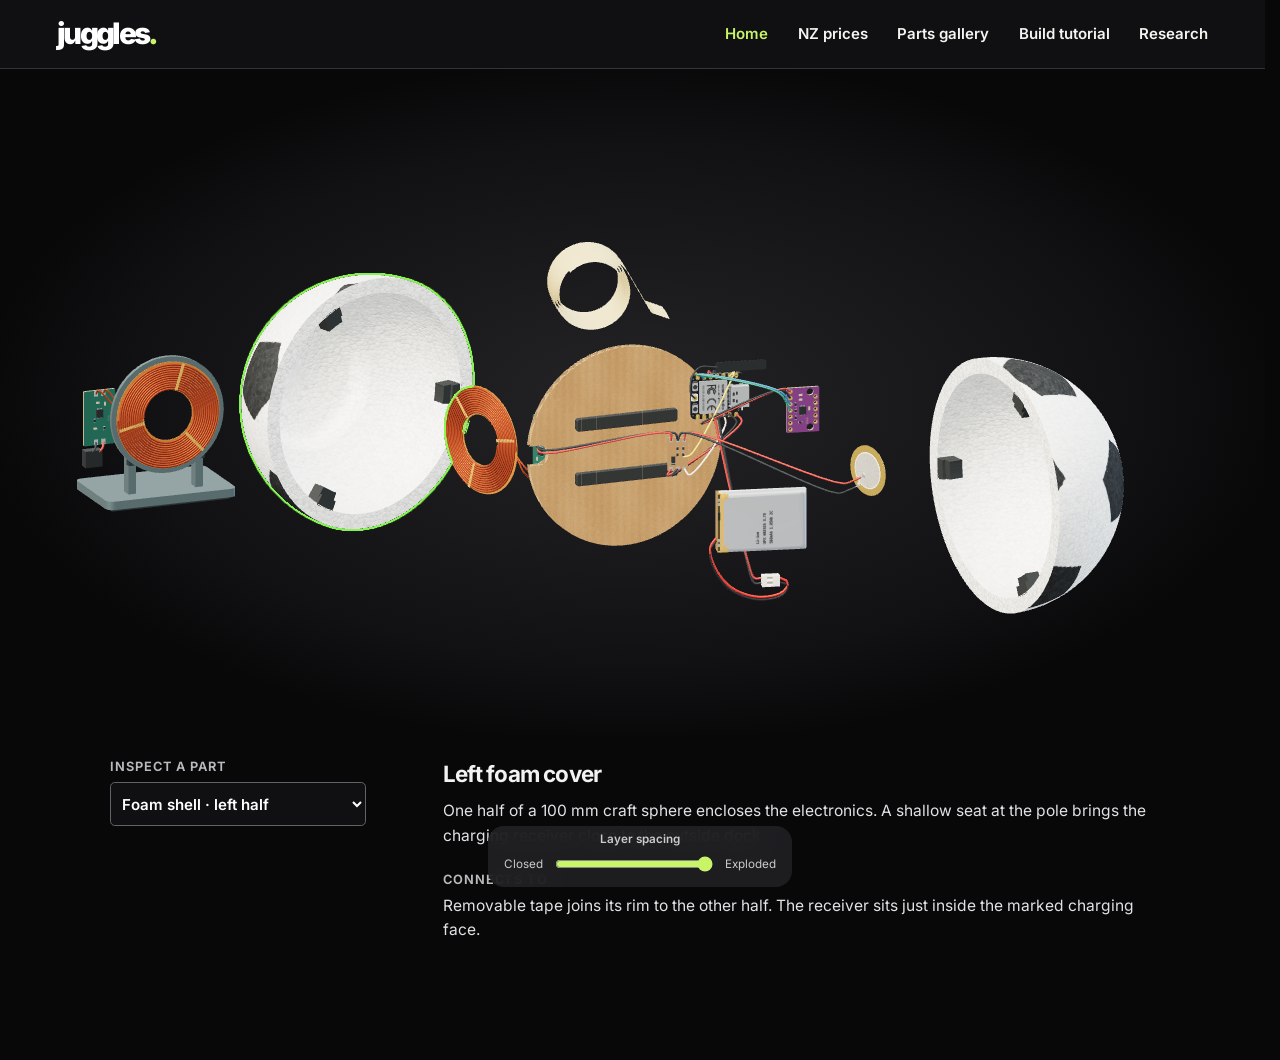
<file: index.html>
<!doctype html>
<html lang="en">
<head>
  <meta charset="utf-8">
  <meta name="viewport" content="width=device-width,initial-scale=1">
  <title>Juggles — Interactive football prototype</title>
  <meta name="description" content="Explore the shell, sensors and charging system of the Juggles smart football in 3D.">
  <link rel="stylesheet" href="./header.css">
  <script defer src="./header.js"></script>
  <link rel="stylesheet" href="./gallery/assembly.css">
  <link rel="stylesheet" href="./home.css">
  <script type="importmap">{"imports":{"three":"./gallery/vendor/three.module.min.js"}}</script>
  <script type="module" src="./gallery/assembly-view.js"></script>
</head>
<body>
  <header class="project-header">
    <div class="header-inner">
      <a class="wordmark" href="./" aria-label="Juggles home">juggles<b>.</b></a>
      <button class="nav-toggle" type="button" aria-expanded="false" aria-controls="project-nav" aria-label="Open navigation" hidden>
        <span aria-hidden="true"></span>
      </button>
      <nav id="project-nav" aria-label="Project navigation">
        <a href="./" aria-current="page">Home</a>
        <a href="./parts/">NZ prices</a>
        <a href="./gallery/">Parts gallery</a>
        <a href="./tutorial/">Build tutorial</a>
        <a href="./research/">Research</a>
      </nav>
    </div>
  </header>
  <main class="home-hero" aria-label="Interactive Juggles football">
        <div class="assembly-viewport" id="assembly-stage">
          <span class="assembly-loading" role="status">Loading model…</span>
        </div>
        <aside class="assembly-inspector" aria-label="Part information">
          <label for="assembly-part">Inspect a part</label>
          <select id="assembly-part" aria-controls="assembly-description">
            <option value="shell-left">Foam shell · left half</option>
            <option value="shell-right">Foam shell · right half</option>
            <option value="seam">Removable tape seam</option>
            <option value="carrier">Card carrier &amp; EVA pads</option>
            <option value="controller">Bluetooth controller</option>
            <option value="motion">Motion sensor</option>
            <option value="piezo">Piezo contact disc</option>
            <option value="battery">Rechargeable cell</option>
            <option value="receiver">Wireless receiver</option>
            <option value="dock">External charging dock</option>
            <option value="harness">Wiring harness</option>
          </select>
          <div id="assembly-description">
            <h3 id="assembly-name">Polystyrene hemisphere</h3>
            <p id="assembly-purpose">Half of a hollowed craft sphere forms a removable cover for inspecting the electronics after a hand tap.</p>
            <h4>Connects to</h4><p id="assembly-connection">The two halves meet at the equator. Removable tape holds the seam closed around the card carrier.</p>
          </div>
        </aside>
      <div class="assembly-controls">
        <div class="assembly-slider"><label for="assembly-spread">Layer spacing</label><div><span>Closed</span><input type="range" id="assembly-spread" min="0" max="100" value="100" disabled><span>Exploded</span></div></div>
      </div>
  </main>
</body>
</html>
</file>
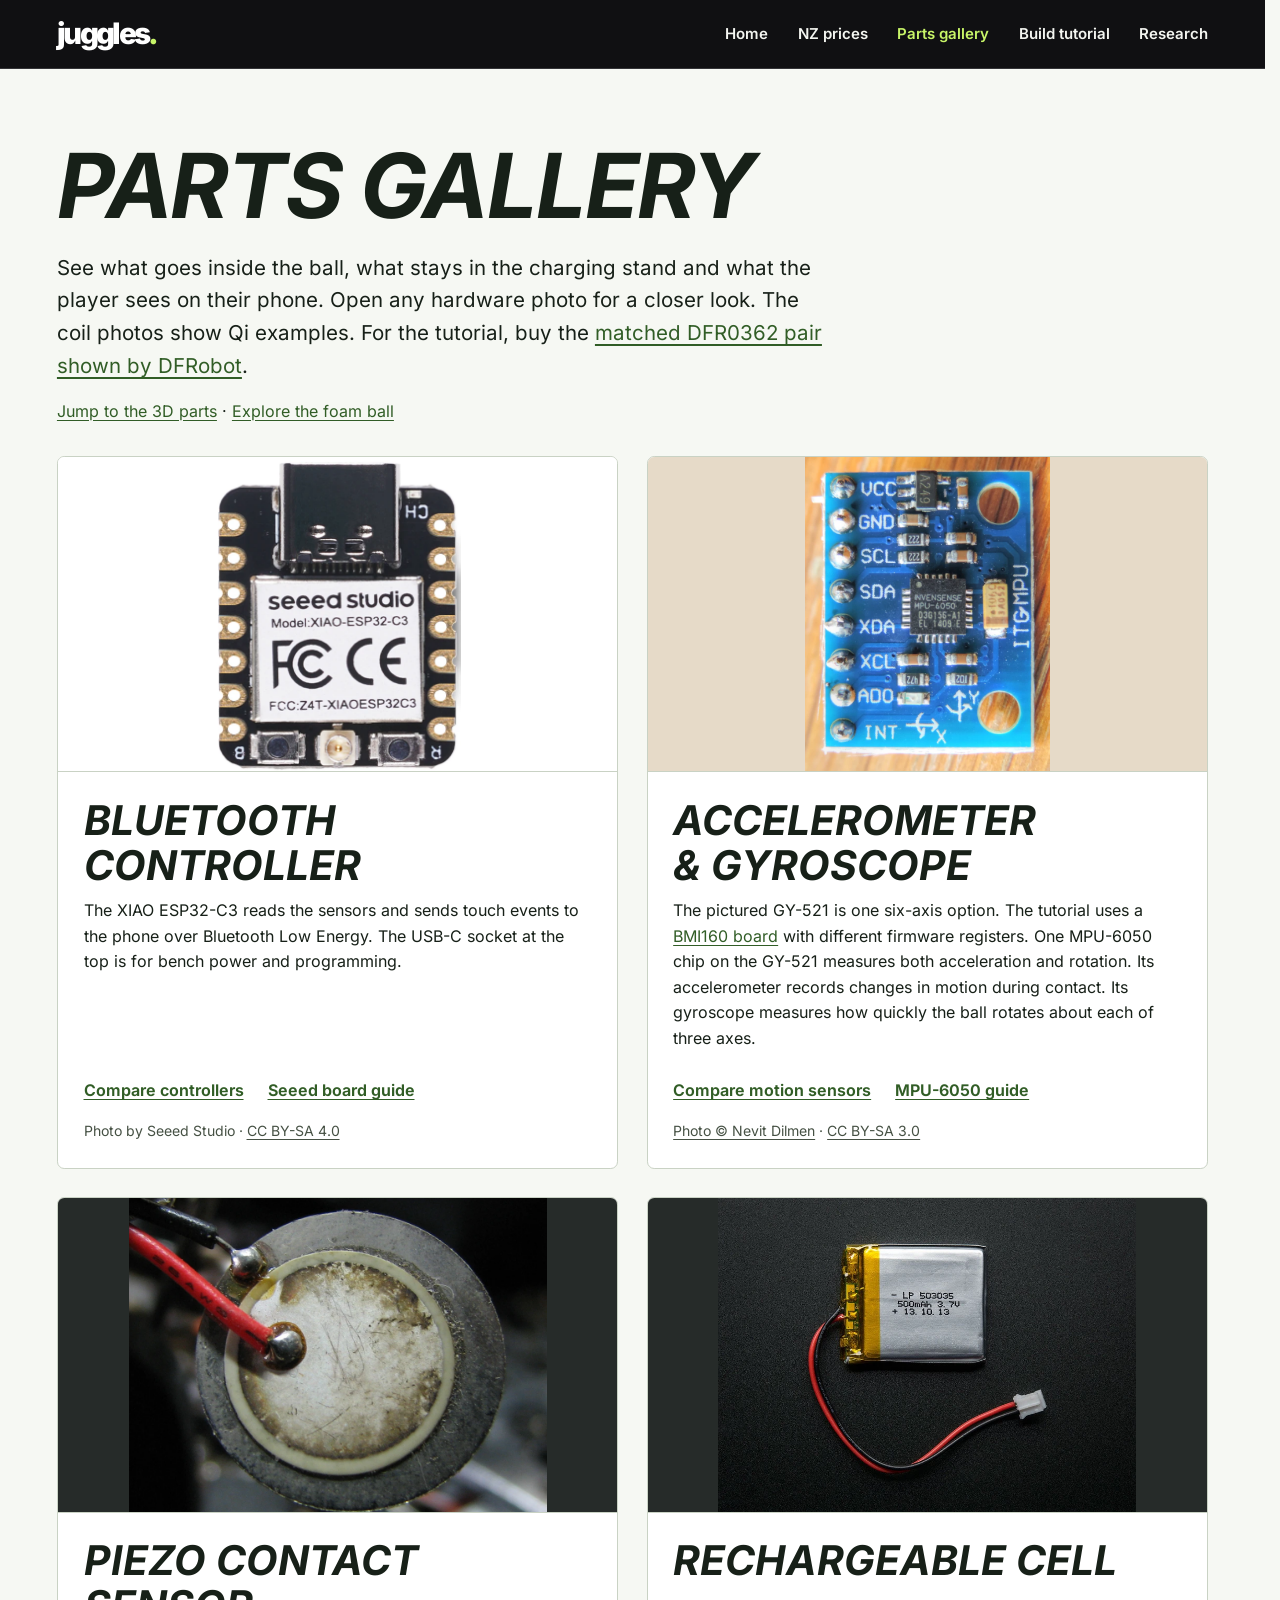
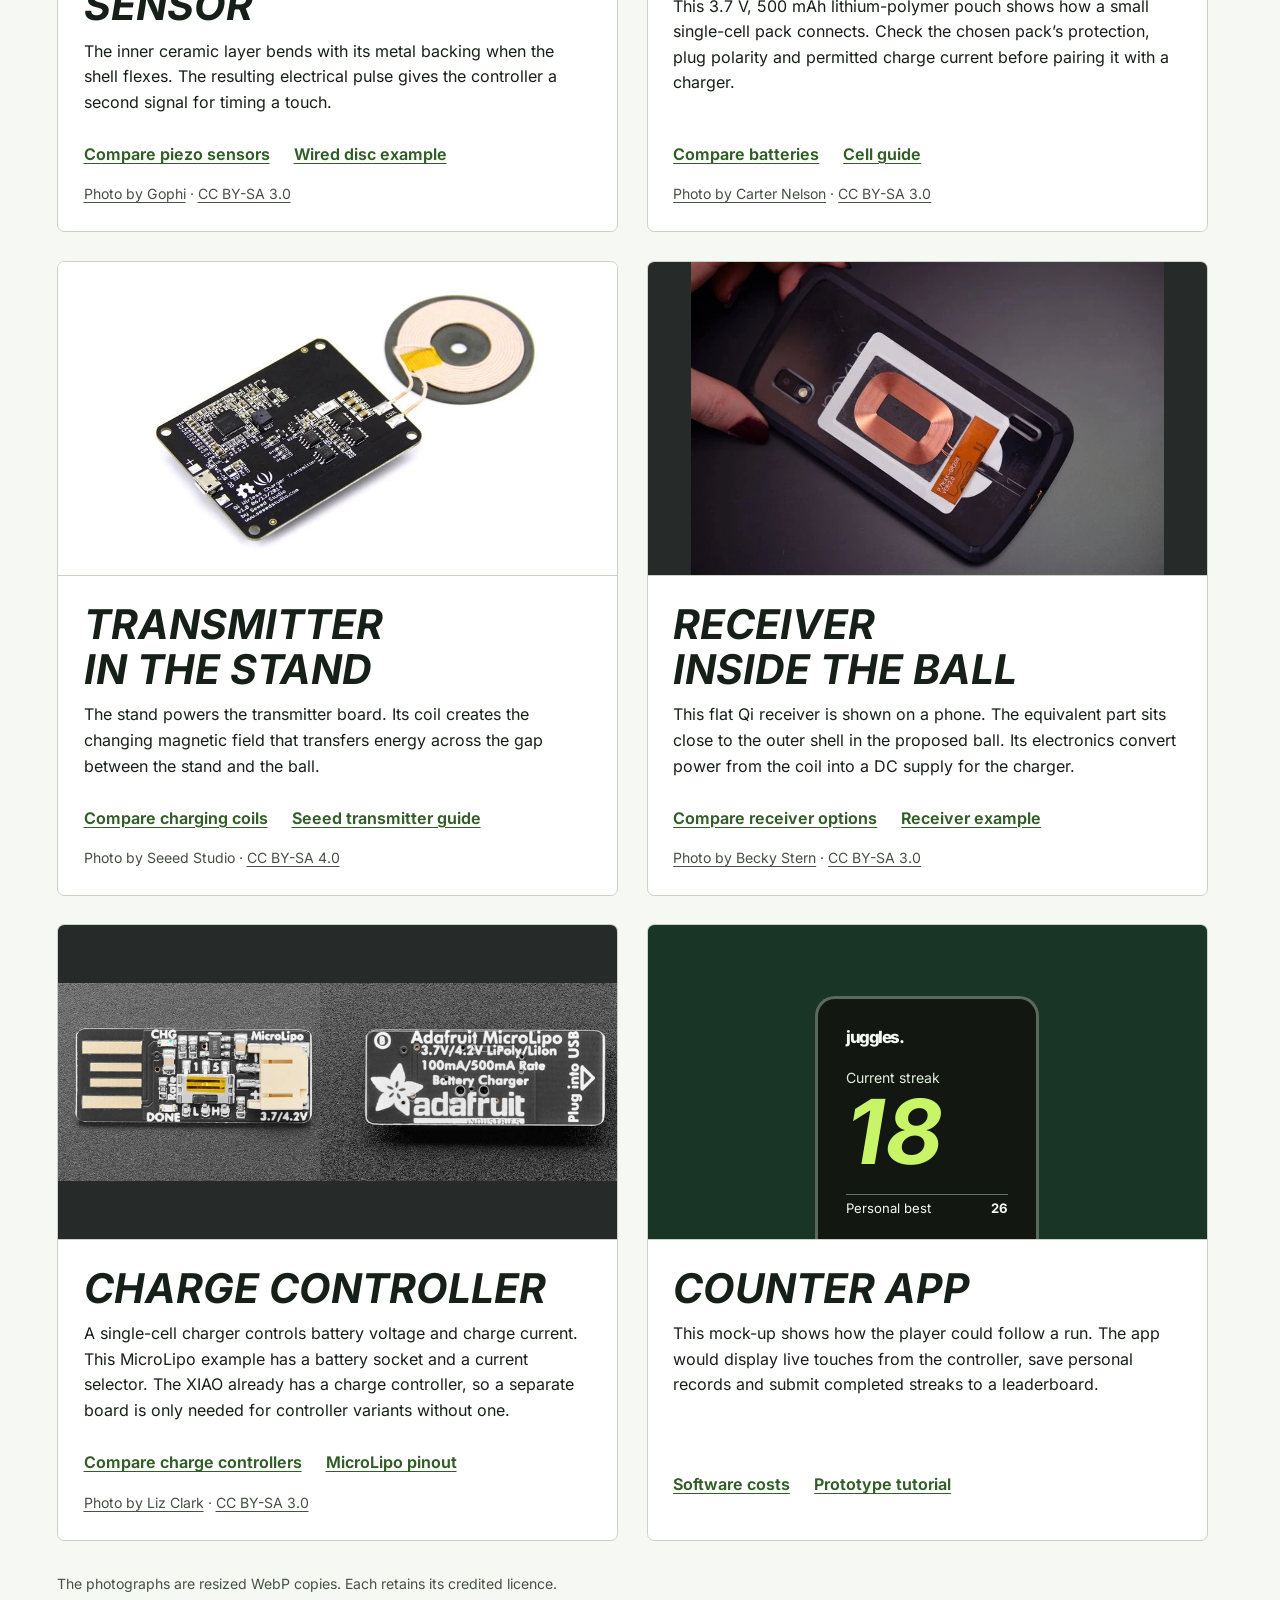
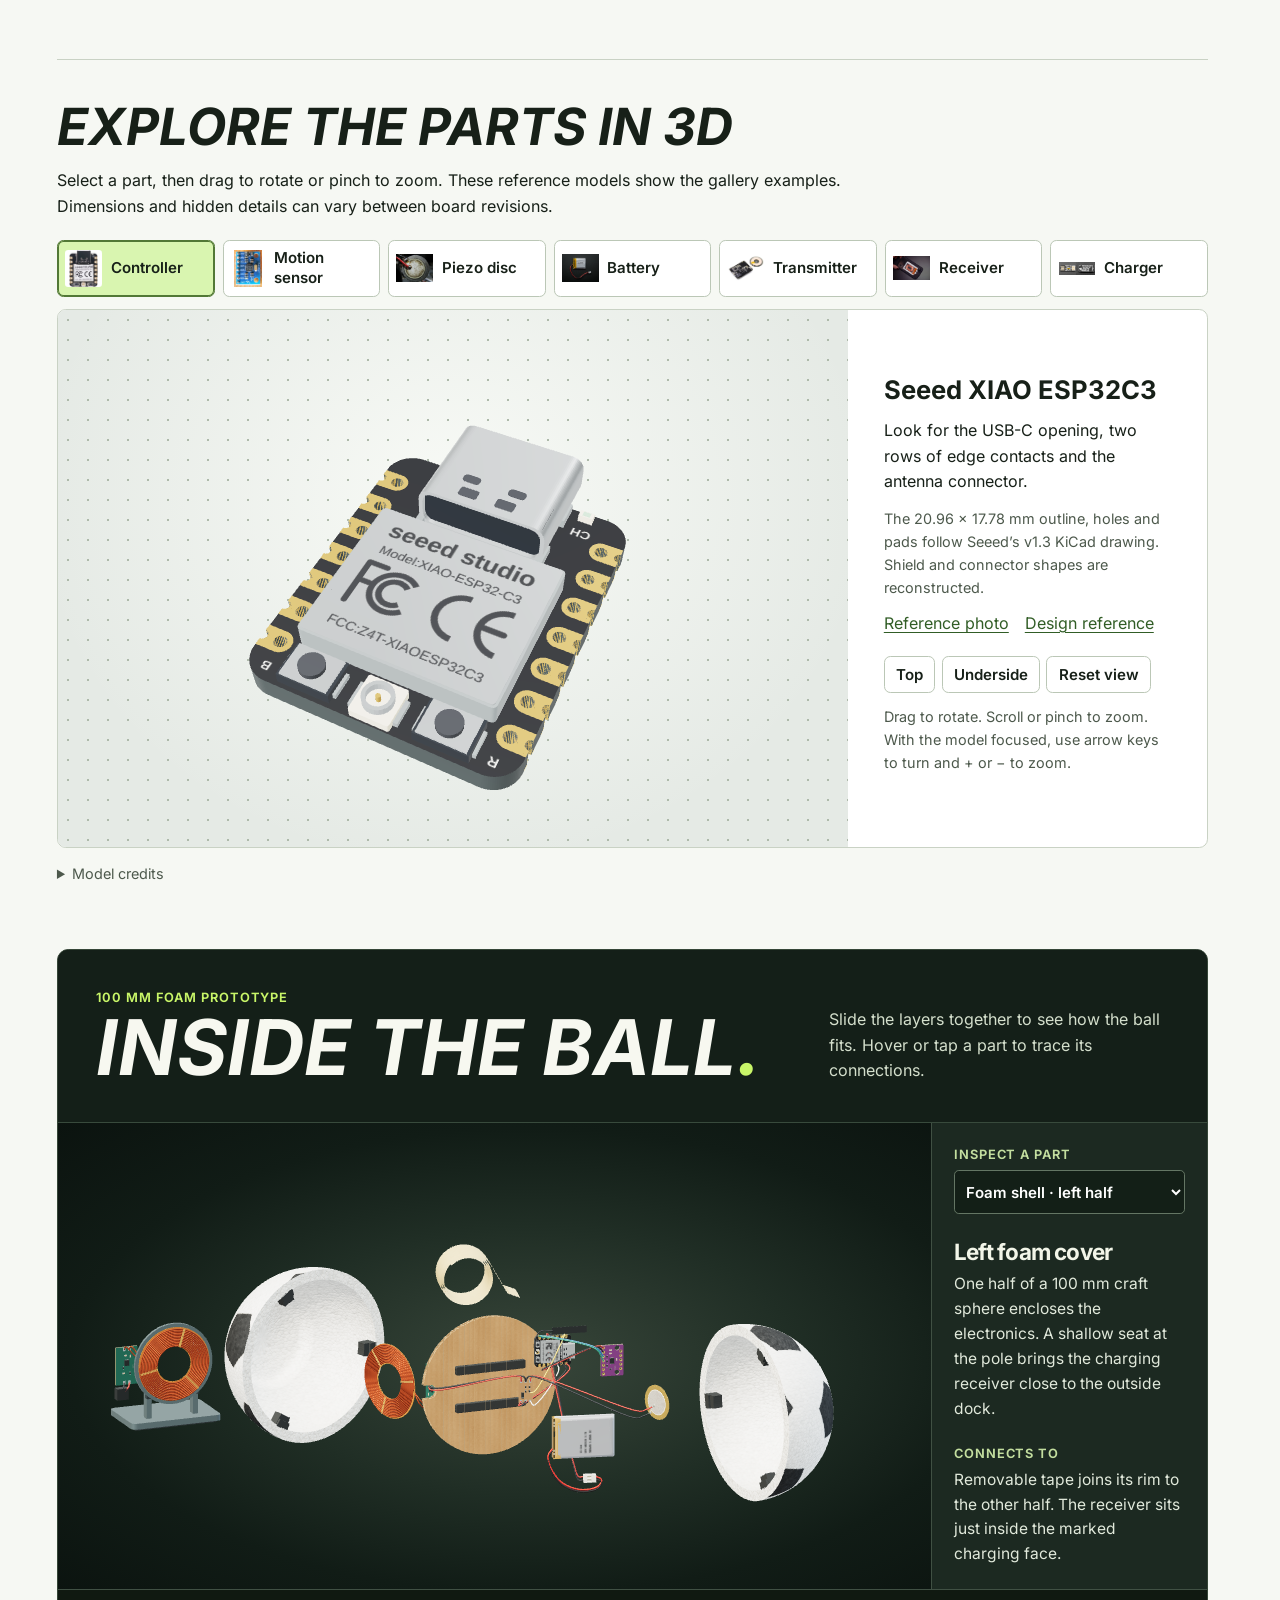
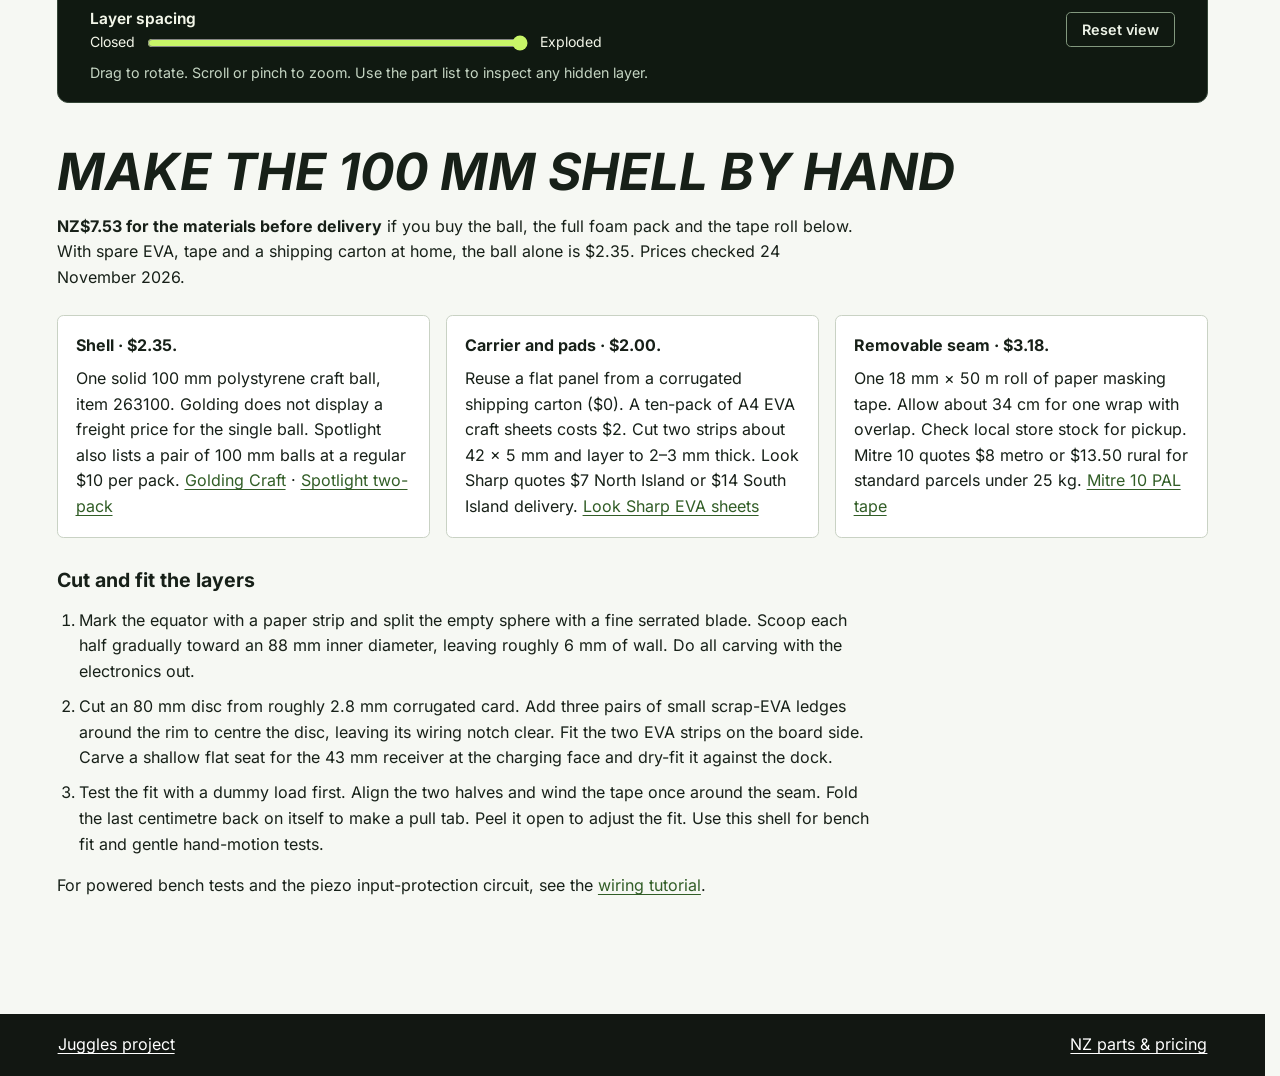
<file: gallery/index.html>
<!doctype html>
<html lang="en-NZ">
<head>
  <meta charset="utf-8">
  <meta name="viewport" content="width=device-width, initial-scale=1">
  <title>Parts gallery · Juggles</title>
  <meta name="description" content="See the boards, sensors, battery and charging coils for a Bluetooth football juggling counter.">
  <link rel="stylesheet" href="../project.css">
  <link rel="stylesheet" href="gallery.css">
<link rel="stylesheet" href="../header.css">
  <script defer src="../header.js"></script>
  <script type="importmap">{"imports":{"three":"./vendor/three.module.min.js"}}</script>
  <script type="module" src="viewer.js"></script>
  <link rel="stylesheet" href="assembly.css">
  <script type="module" src="assembly-view.js"></script>
</head>
<body>
  <a class="skip" href="#main">Skip to parts</a>
  <header class="project-header">
    <div class="header-inner">
      <a class="wordmark" href="../" aria-label="Juggles home">juggles<b>.</b></a>
      <button class="nav-toggle" type="button" aria-expanded="false" aria-controls="project-nav" aria-label="Open navigation" hidden>
        <span aria-hidden="true"></span>
      </button>
      <nav id="project-nav" aria-label="Project navigation">
        <a href="../">Home</a>
        <a href="../parts/">NZ prices</a>
        <a href="../gallery/" aria-current="page">Parts gallery</a>
        <a href="../tutorial/">Build tutorial</a>
        <a href="../research/">Research</a>
      </nav>
    </div>
  </header>
  <main id="main">
    <h1>Parts gallery</h1>
    <p class="lead">See what goes inside the ball, what stays in the charging stand and what the player sees on their phone. Open any hardware photo for a closer look. The coil photos show Qi examples. For the tutorial, buy the <a href="https://www.dfrobot.com/product-1284.html">matched DFR0362 pair shown by DFRobot</a>.</p>
    <a href="#models">Jump to the 3D parts</a> · <a href="#prototype">Explore the foam ball</a>
    <div class="cards gallery">
      <article id="controller">
        <a class="photo white" href="images/controller.webp" aria-label="Enlarge the XIAO ESP32-C3 photo"><img src="images/controller.webp" alt="Front of a Seeed XIAO ESP32-C3 with USB-C socket at the top and contact pads running down each side." width="500" height="636"></a>
        <div class="copy">
          <h2>Bluetooth controller</h2>
          <p>The XIAO ESP32-C3 reads the sensors and sends touch events to the phone over Bluetooth Low Energy. The USB-C socket at the top is for bench power and programming.</p>
          <p class="links"><a href="../parts/#controllers">Compare controllers</a> <a href="https://wiki.seeedstudio.com/XIAO_ESP32C3_Getting_Started/">Seeed board guide</a></p>
          <p class="credit">Photo by Seeed Studio · <a href="https://creativecommons.org/licenses/by-sa/4.0/">CC BY-SA 4.0</a></p>
        </div>
      </article>
      <article id="motion">
        <a class="photo wood" href="images/motion.webp" aria-label="Enlarge the GY-521 motion sensor photo"><img src="images/motion.webp" alt="Blue GY-521 sensor board with a black MPU-6050 chip in the centre and SDA and SCL contacts along the left edge." width="624" height="800"></a>
        <div class="copy">
          <h2>Accelerometer &amp; gyroscope</h2>
          <p>The pictured GY-521 is one six-axis option. The tutorial uses a <a href="https://epartners.co.nz/collections/accelerometers-gyroscopes-and-magnetometers/products/sp0307">BMI160 board</a> with different firmware registers. One MPU-6050 chip on the GY-521 measures both acceleration and rotation. Its accelerometer records changes in motion during contact. Its gyroscope measures how quickly the ball rotates about each of three axes.</p>
          <p class="links"><a href="../parts/#motion">Compare motion sensors</a> <a href="https://learn.adafruit.com/mpu6050-6-dof-accelerometer-and-gyro">MPU-6050 guide</a></p>
          <p class="credit"><a href="https://commons.wikimedia.org/wiki/File:GY-521_MPU-6050_Module_3_Axis_Gyroscope_%2B_Accelerometer_0487.jpg">Photo © Nevit Dilmen</a> · <a href="https://creativecommons.org/licenses/by-sa/3.0/">CC BY-SA 3.0</a></p>
        </div>
      </article>
      <article id="piezo">
        <a class="photo charcoal" href="images/piezo.webp" aria-label="Enlarge the wired piezo disc photo"><img src="images/piezo.webp" alt="Two wires soldered to a passive piezo disc, one on the central ceramic face and one on the outer metal ring." width="1000" height="750" loading="lazy"></a>
        <div class="copy">
          <h2>Piezo contact sensor</h2>
          <p>The inner ceramic layer bends with its metal backing when the shell flexes. The resulting electrical pulse gives the controller a second signal for timing a touch.</p>
          <p class="links"><a href="../parts/#piezo">Compare piezo sensors</a> <a href="https://surplustronics.co.nz/products/9335-piezo-disc-element-leads">Wired disc example</a></p>
          <p class="credit"><a href="https://commons.wikimedia.org/wiki/File:2007-07-24_Piezoelectric_buzzer.jpg">Photo by Gophi</a> · <a href="https://creativecommons.org/licenses/by-sa/3.0/">CC BY-SA 3.0</a></p>
        </div>
      </article>
      <article id="battery">
        <a class="photo charcoal" href="images/battery.webp" aria-label="Enlarge the rechargeable cell photo"><img src="images/battery.webp" alt="Silver 3.7 V, 500 mAh flat lithium polymer cell with two leads ending at a white two-pin plug." width="800" height="600" loading="lazy"></a>
        <div class="copy">
          <h2>Rechargeable cell</h2>
          <p>This 3.7 V, 500 mAh lithium-polymer pouch shows how a small single-cell pack connects. Check the chosen pack’s protection, plug polarity and permitted charge current before pairing it with a charger.</p>
          <p class="links"><a href="../parts/#battery">Compare batteries</a> <a href="https://learn.adafruit.com/adabox001/lithium-polymer-battery">Cell guide</a></p>
          <p class="credit"><a href="https://learn.adafruit.com/assets/42240">Photo by Carter Nelson</a> · <a href="https://creativecommons.org/licenses/by-sa/3.0/">CC BY-SA 3.0</a></p>
        </div>
      </article>
      <article id="transmitter">
        <a class="photo white" href="images/transmitter.webp" aria-label="Enlarge the wireless transmitter photo"><img src="images/transmitter.webp" alt="Seeed Qi transmitter board with its flat round coil connected by a short pair of wires." width="700" height="525" loading="lazy"></a>
        <div class="copy">
          <h2>Transmitter in the stand</h2>
          <p>The stand powers the transmitter board. Its coil creates the changing magnetic field that transfers energy across the gap between the stand and the ball.</p>
          <p class="links"><a href="../parts/#wireless">Compare charging coils</a> <a href="https://wiki.seeedstudio.com/Qi_Wireless_Charger_Transmitter/">Seeed transmitter guide</a></p>
          <p class="credit">Photo by Seeed Studio · <a href="https://creativecommons.org/licenses/by-sa/4.0/">CC BY-SA 4.0</a></p>
        </div>
      </article>
      <article id="receiver">
        <a class="photo charcoal" href="images/receiver.webp" aria-label="Enlarge the wireless receiver photo"><img src="images/receiver.webp" alt="Flat rectangular copper Qi receiver coil and its electronics laid against the back of a phone to demonstrate placement." width="800" height="530" loading="lazy"></a>
        <div class="copy">
          <h2>Receiver inside the ball</h2>
          <p>This flat Qi receiver is shown on a phone. The equivalent part sits close to the outer shell in the proposed ball. Its electronics convert power from the coil into a DC supply for the charger.</p>
          <p class="links"><a href="../parts/#wireless">Compare receiver options</a> <a href="https://learn.adafruit.com/qi-charging-phone-case-and-book">Receiver example</a></p>
          <p class="credit"><a href="https://learn.adafruit.com/assets/21393">Photo by Becky Stern</a> · <a href="https://creativecommons.org/licenses/by-sa/3.0/">CC BY-SA 3.0</a></p>
        </div>
      </article>
      <article id="charger">
        <a class="photo charcoal" href="images/charger.webp" aria-label="Enlarge the LiPo charge controller photo"><img src="images/charger.webp" alt="Front and back of an Adafruit MicroLipo board showing its charge-rate switch and two-pin battery socket." width="1000" height="354" loading="lazy"></a>
        <div class="copy">
          <h2>Charge controller</h2>
          <p>A single-cell charger controls battery voltage and charge current. This MicroLipo example has a battery socket and a current selector. The XIAO already has a charge controller, so a separate board is only needed for controller variants without one.</p>
          <p class="links"><a href="../parts/#charger">Compare charge controllers</a> <a href="https://learn.adafruit.com/adafruit-microlipo-and-minilipo-battery-chargers/microlipo-v2-pinout">MicroLipo pinout</a></p>
          <p class="credit"><a href="https://learn.adafruit.com/assets/116630">Photo by Liz Clark</a> · <a href="https://creativecommons.org/licenses/by-sa/3.0/">CC BY-SA 3.0</a></p>
        </div>
      </article>
      <article id="app">
        <div class="screen-example" aria-label="Illustrative counter screen with 18 touches this run and a personal best of 26">
          <div class="phone" aria-hidden="true"><div class="phone-brand">juggles.</div><div class="score-label">Current streak</div><div class="mock-score">18</div><div class="score-foot"><span>Personal best</span><strong>26</strong></div></div>
        </div>
        <div class="copy">
          <h2>Counter app</h2>
          <p>This mock-up shows how the player could follow a run. The app would display live touches from the controller, save personal records and submit completed streaks to a leaderboard.</p>
          <p class="links"><a href="../parts/#app">Software costs</a> <a href="../tutorial/">Prototype tutorial</a></p>
        </div>
      </article>
    </div>
    <p class="reuse">The photographs are resized WebP copies. Each retains its credited licence.</p>
    <section class="model-lab" id="models" aria-labelledby="models-title">
      <h2 id="models-title">Explore the parts in 3D</h2>
      <p>Select a part, then drag to rotate or pinch to zoom. These reference models show the gallery examples. Dimensions and hidden details can vary between board revisions.</p>
      <div class="model-picker" role="group" aria-label="Choose a 3D part">
          <button type="button" data-model="controller" data-title="Seeed XIAO ESP32C3" data-detail="Look for the USB-C opening, two rows of edge contacts and the antenna connector." aria-pressed="true"><img src="images/controller.webp" alt="" loading="lazy"><span>Controller</span></button>
          <button type="button" data-model="motion" data-title="GY-521 · MPU-6050" data-detail="The accelerometer and gyroscope share one chip. The tutorial uses a BMI160 breakout with a different board layout." aria-pressed="false"><img src="images/motion.webp" alt="" loading="lazy"><span>Motion sensor</span></button>
          <button type="button" data-model="piezo" data-title="Wired piezo disc" data-detail="Rotate the disc edge-on to see how the ceramic layer sits on the thin brass backing." aria-pressed="false"><img src="images/piezo.webp" alt="" loading="lazy"><span>Piezo disc</span></button>
          <button type="button" data-model="battery" data-title="500 mAh pouch cell" data-detail="Follow the leads from the foil pouch to the two-pin connector. Packaging varies by cell and supplier." aria-pressed="false"><img src="images/battery.webp" alt="" loading="lazy"><span>Battery</span></button>
          <button type="button" data-model="transmitter" data-title="Qi transmitter &amp; coil" data-detail="The transmitter stays in the dock. Inspect the winding and its connection to the driver board." aria-pressed="false"><img src="images/transmitter.webp" alt="" loading="lazy"><span>Transmitter</span></button>
          <button type="button" data-model="receiver" data-title="Qi receiver &amp; coil" data-detail="The flat receiver sits near the ball’s shell. The tutorial uses a matched DFRobot transmitter and receiver pair." aria-pressed="false"><img src="images/receiver.webp" alt="" loading="lazy"><span>Receiver</span></button>
          <button type="button" data-model="charger" data-title="Adafruit MicroLipo V2" data-detail="This separate charger is optional. The XIAO used in the tutorial already includes a single-cell charger." aria-pressed="false"><img src="images/charger.webp" alt="" loading="lazy"><span>Charger</span></button>
      </div>
      <div class="model-workbench">
        <div class="model-stage" id="model-stage">
          <img class="model-photo" id="model-photo" src="images/controller.webp" alt="Seeed XIAO ESP32C3 reference photo" loading="lazy">
        </div>
        <div class="model-caption">
          <div aria-live="polite"><h3 id="model-title">Seeed XIAO ESP32C3</h3><p id="model-detail">Look for the USB-C opening, two rows of edge contacts and the antenna connector.</p></div>
          <p id="model-accuracy"></p>
          <p class="model-links"><a id="model-reference" href="#controller">Reference photo</a><a id="model-source" href="https://wiki.seeedstudio.com/XIAO_ESP32C3_Getting_Started/">Design reference</a></p>
          <div class="model-tools" role="group" aria-label="Change model view" hidden>
            <button type="button" data-view="top">Top</button><button type="button" data-view="bottom">Underside</button><button type="button" data-view="reset">Reset view</button>
          </div>
          <p class="model-help" id="model-help" role="status">Loading 3D view…</p>
          <noscript><p>Enable JavaScript to rotate the models.</p></noscript>
        </div>
      </div>
      <details class="model-credits"><summary>Model credits</summary><p>Transmitter surface artwork adapted from Seeed Studio’s <a href="https://wiki.seeedstudio.com/Qi_Wireless_Charger_Transmitter/">Qi transmitter v1.0 board files</a> under <a href="https://creativecommons.org/licenses/by-sa/4.0/">CC BY-SA 4.0</a>. MicroLipo geometry and surface artwork adapted from <a href="https://github.com/adafruit/Adafruit_CAD_Parts/tree/main/1304%20MicroLipo%20Charger">Adafruit CAD Parts</a> under the MIT licence. The viewer uses Three.js r180.</p></details>
    </section>
    <section class="assembly" id="prototype" aria-labelledby="prototype-title">
      <header class="assembly-heading">
        <div><p class="assembly-kicker">100 mm foam prototype</p><h2 id="prototype-title">Inside the ball<span>.</span></h2></div>
        <p>Slide the layers together to see how the ball fits. Hover or tap a part to trace its connections.</p>
      </header>
      <div class="assembly-bench">
        <div class="assembly-viewport" id="assembly-stage">
          <img class="assembly-poster" src="images/foam-assembly.webp" alt="Exploded prototype showing two marked foam shell halves, the card carrier, sensors, battery and external charging dock." loading="lazy">
          <div class="assembly-marker" hidden aria-hidden="true"></div>
        </div>
        <aside class="assembly-inspector" aria-label="Part information">
          <label for="assembly-part">Inspect a part</label>
          <select id="assembly-part" aria-controls="assembly-description">
            <option value="shell-left">Foam shell · left half</option>
            <option value="shell-right">Foam shell · right half</option>
            <option value="seam">Removable tape seam</option>
            <option value="carrier">Card carrier &amp; EVA pads</option>
            <option value="controller">Bluetooth controller</option>
            <option value="motion">Motion sensor</option>
            <option value="piezo">Piezo contact disc</option>
            <option value="battery">Rechargeable cell</option>
            <option value="receiver">Wireless receiver</option>
            <option value="dock">External charging dock</option>
            <option value="harness">Wiring harness</option>
          </select>
          <div id="assembly-description">
            <h3 id="assembly-name">Polystyrene hemisphere</h3>
            <p id="assembly-purpose">Half of a hollowed craft sphere forms a removable cover for inspecting the electronics after a hand tap.</p>
            <h4>Connects to</h4><p id="assembly-connection">The two halves meet at the equator. Removable tape holds the seam closed around the card carrier.</p>
          </div>
        </aside>
      </div>
      <div class="assembly-controls">
        <div class="assembly-slider"><label for="assembly-spread">Layer spacing</label><div><span>Closed</span><input type="range" id="assembly-spread" min="0" max="100" value="100" disabled><span>Exploded</span></div></div>
        <button type="button" id="assembly-reset" disabled>Reset view</button>
      </div>
      <p class="assembly-help" id="assembly-help">Drag to rotate. Scroll or pinch to zoom. Use the part list to inspect any hidden layer.</p>
    </section>
<section id="foam-materials" aria-labelledby="foam-materials-heading">
  <h2 id="foam-materials-heading">Make the 100 mm shell by hand</h2>
  <p><strong>NZ$7.53 for the materials before delivery</strong> if you buy the ball, the full foam pack and the tape roll below. With spare EVA, tape and a shipping carton at home, the ball alone is $2.35. Prices checked 24 November 2026.</p>
  <ul>
    <li><strong>Shell · $2.35.</strong> One solid 100 mm polystyrene craft ball, item 263100. Golding does not display a freight price for the single ball. Spotlight also lists a pair of 100 mm balls at a regular $10 per pack. <a href="https://www.goldingcraft.com/polystyrene.htm">Golding Craft</a> · <a href="https://www.spotlightstores.com/en-nz/p/shamrock-craft-deco-foam-balls-2-pieces/BP80224949-white">Spotlight two-pack</a></li>
    <li><strong>Carrier and pads · $2.00.</strong> Reuse a flat panel from a corrugated shipping carton ($0). A ten-pack of A4 EVA craft sheets costs $2. Cut two strips about 42 × 5 mm and layer to 2–3 mm thick. Look Sharp quotes $7 North Island or $14 South Island delivery. <a href="https://www.looksharpstore.co.nz/product/mixed-colour-a4-eva-foam-sheets-10pk/">Look Sharp EVA sheets</a></li>
    <li><strong>Removable seam · $3.18.</strong> One 18 mm × 50 m roll of paper masking tape. Allow about 34 cm for one wrap with overlap. Check local store stock for pickup. Mitre 10 quotes $8 metro or $13.50 rural for standard parcels under 25 kg. <a href="https://www.mitre10.co.nz/shop/pal-tapemaster-general-purpose-masking-tape-18mmx50m/p/377967">Mitre 10 PAL tape</a></li>
  </ul>
  <h3>Cut and fit the layers</h3>
  <ol>
    <li>Mark the equator with a paper strip and split the empty sphere with a fine serrated blade. Scoop each half gradually toward an 88 mm inner diameter, leaving roughly 6 mm of wall. Do all carving with the electronics out.</li>
    <li>Cut an 80 mm disc from roughly 2.8 mm corrugated card. Add three pairs of small scrap-EVA ledges around the rim to centre the disc, leaving its wiring notch clear. Fit the two EVA strips on the board side. Carve a shallow flat seat for the 43 mm receiver at the charging face and dry-fit it against the dock.</li>
    <li>Test the fit with a dummy load first. Align the two halves and wind the tape once around the seam. Fold the last centimetre back on itself to make a pull tab. Peel it open to adjust the fit. Use this shell for bench fit and gentle hand-motion tests.</li>
  </ol>
  <p>For powered bench tests and the piezo input-protection circuit, see the <a href="../tutorial/#wiring">wiring tutorial</a>.</p>
</section>
  </main>
  <footer><a href="../">Juggles project</a><a href="../parts/">NZ parts &amp; pricing</a></footer>
</body>
</html>
</file>
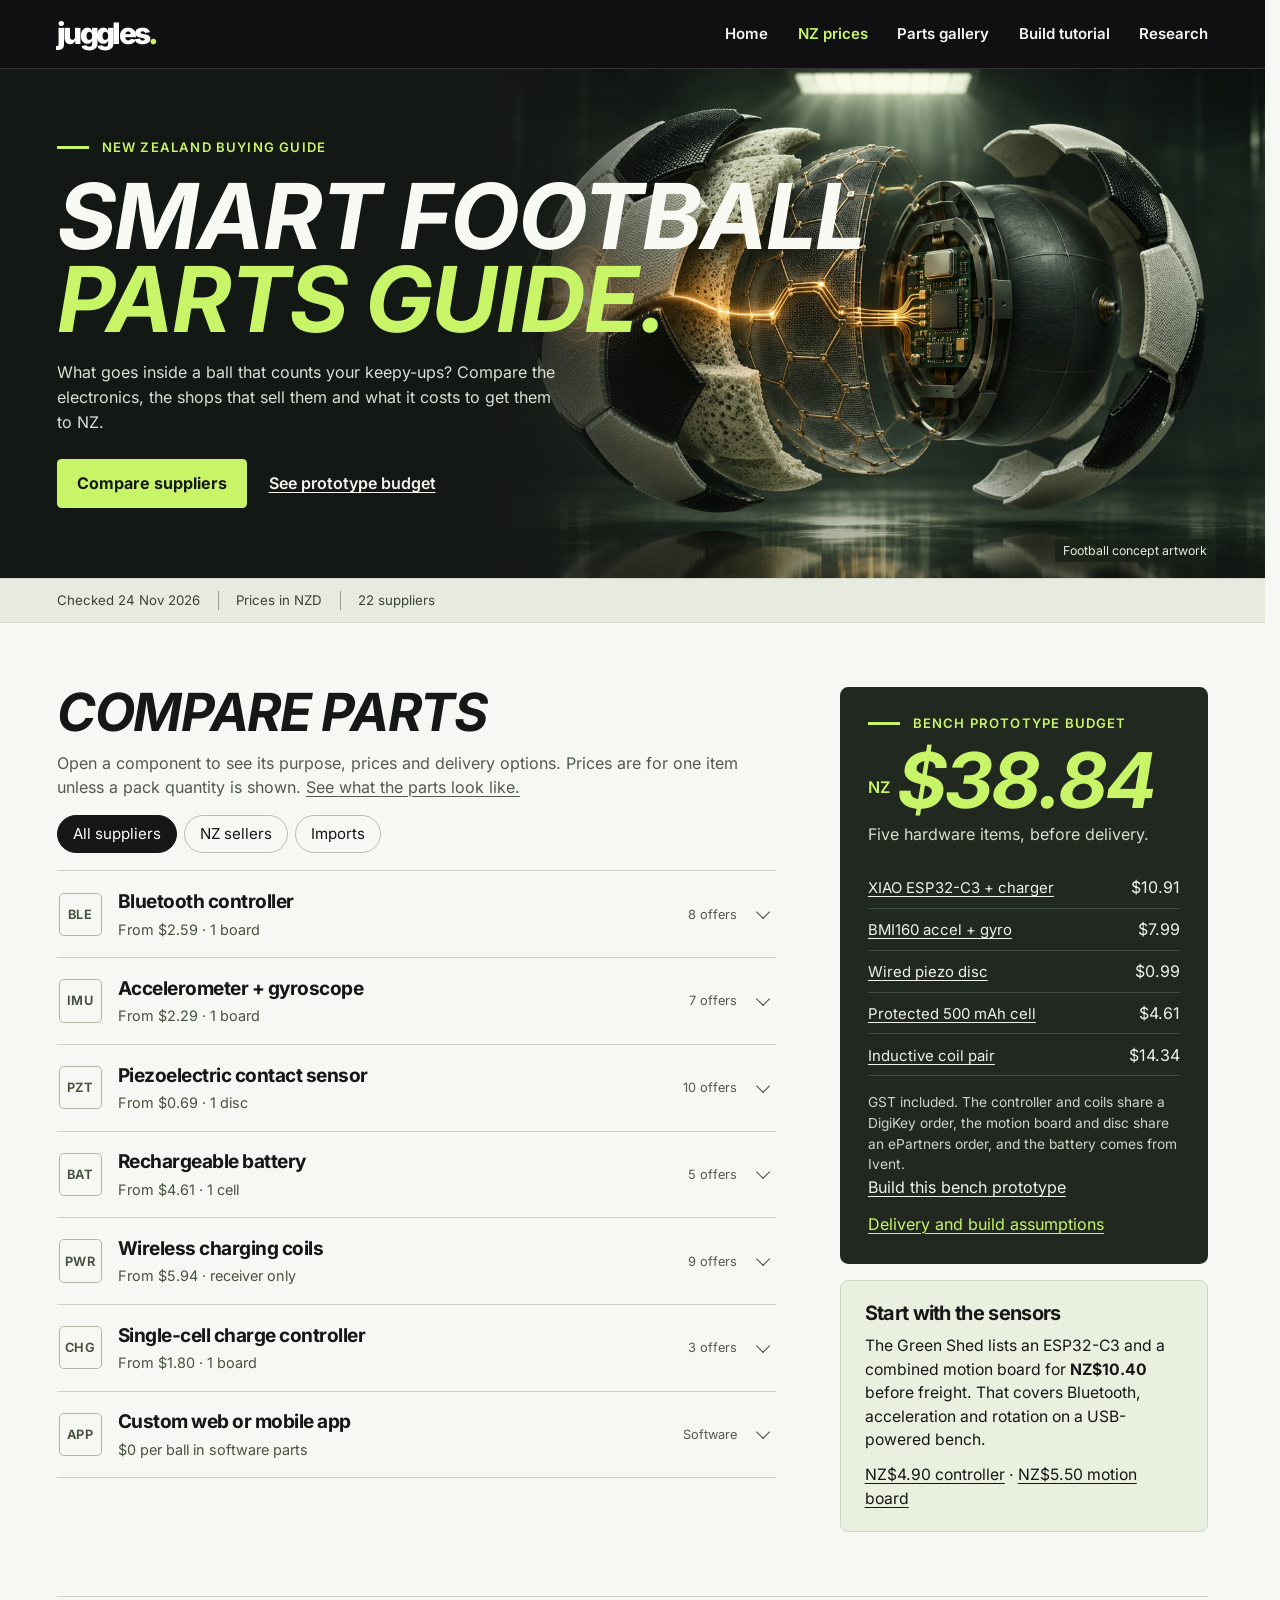
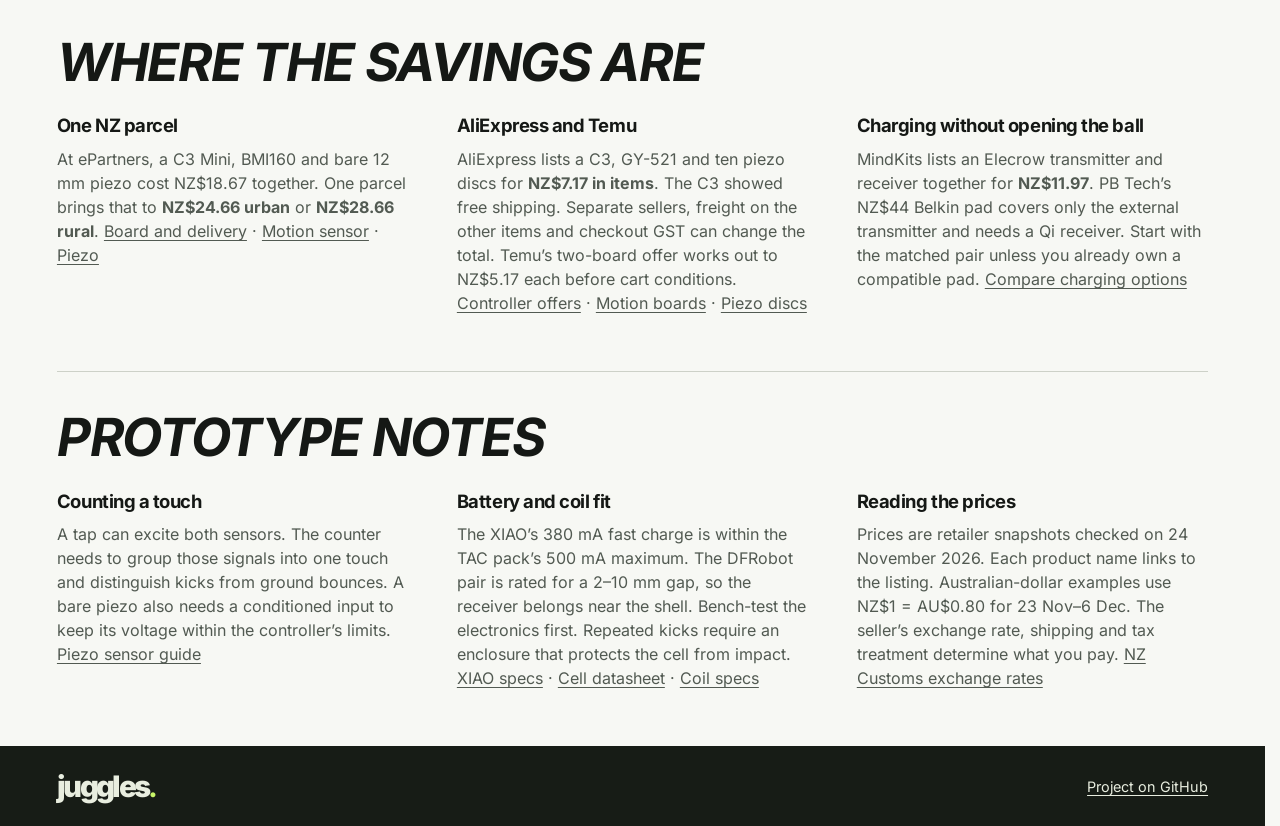
<file: parts/index.html>
<!doctype html>
<html lang="en-NZ">
<head>
  <meta charset="utf-8">
  <meta name="viewport" content="width=device-width, initial-scale=1">
  <title>Juggles. Smart football parts guide for New Zealand</title>
  <meta name="description" content="Compare NZ prices and shipping for the controller, sensors, battery and wireless charger inside a Juggles smart football prototype.">
  <meta name="theme-color" content="#141814">
  <meta property="og:title" content="Juggles. Smart football parts guide">
  <meta property="og:description" content="NZ prices, direct shop links and a worked electronics budget for one prototype.">
  <meta property="og:image" content="https://dottereldesign.github.io/juggles/parts/football.jpg">
  <link rel="stylesheet" href="guide.css">
  <script src="guide.js" defer></script>
<link rel="stylesheet" href="../header.css">
  <script defer src="../header.js"></script>
</head>
<body>
  <a href="#compare" class="skip">Skip to parts comparison</a>
  <header class="project-header">
    <div class="header-inner">
      <a class="wordmark" href="../" aria-label="Juggles home">juggles<b>.</b></a>
      <button class="nav-toggle" type="button" aria-expanded="false" aria-controls="project-nav" aria-label="Open navigation" hidden>
        <span aria-hidden="true"></span>
      </button>
      <nav id="project-nav" aria-label="Project navigation">
        <a href="../">Home</a>
        <a href="../parts/" aria-current="page">NZ prices</a>
        <a href="../gallery/">Parts gallery</a>
        <a href="../tutorial/">Build tutorial</a>
        <a href="../research/">Research</a>
      </nav>
    </div>
  </header>
  <main>
    <section class="hero dark" aria-labelledby="page-title">
      <div class="shell intro">
        <p class="eyebrow">New Zealand buying guide</p>
        <h1 id="page-title">Smart football<br><em>parts guide.</em></h1>
        <p class="lead">What goes inside a ball that counts your keepy-ups? Compare the electronics, the shops that sell them and what it costs to get them to NZ.</p>
        <div class="hero-actions"><a class="cta" href="#compare">Compare suppliers</a><a class="text-link" href="#budget">See prototype budget</a></div>
      </div>
      <figure><img src="football.jpg" width="1440" height="810" fetchpriority="high" alt="Concept illustration of a football pulled apart to reveal its shell, sensors and electronic core."><figcaption>Football concept artwork</figcaption></figure>
    </section>
    <div class="stamp"><div class="shell"><span>Checked <time datetime="2026-11-24">24 Nov 2026</time></span><span>Prices in NZD</span><span>22 suppliers</span></div></div>
    <div class="shell layout">
      <section id="compare" aria-labelledby="compare-title">
        <h2 id="compare-title" class="display">Compare parts</h2>
        <p class="list-intro">Open a component to see its purpose, prices and delivery options. Prices are for one item unless a pack quantity is shown. <a href="../gallery/">See what the parts look like.</a></p>
        <div id="filters" class="filters" role="group" aria-label="Filter hardware offers by supplier location" hidden>
          <button type="button" data-filter="all" aria-pressed="true">All suppliers</button>
          <button type="button" data-filter="nz" aria-pressed="false">NZ sellers</button>
          <button type="button" data-filter="import" aria-pressed="false">Imports</button>
        </div>
        <p id="filter-status" class="sr-only" role="status"></p>
        <div class="components">
          <details class="part" id="controllers">
            <summary><span class="part-code" aria-hidden="true">BLE</span><span class="part-heading"><span class="part-title">Bluetooth controller</span><span class="offer-floor">From $2.59 · 1 board</span></span><span class="offer-count">8 offers</span><span class="indicator" aria-hidden="true"></span></summary>
            <p class="part-copy">The ESP32-C3 sends each detected touch to a phone over Bluetooth Low Energy.</p>
            <ul class="offers">
              <li class="offer" data-origin="nz">
                <p class="origin">The Green Shed · NZ · Te Horo</p>
                <div class="offer-line"><a class="offer-name" href="https://thegreenshed.co.nz/product?id=8592">ESP32-C3 Mini</a><span class="price">$4.90</span></div>
                <p class="terms">1 board · GST incl.</p>
                <p class="freight">Freight by address and parcel size. Te Horo pickup by appointment. <a href="https://thegreenshed.co.nz/shipping-policy">Delivery details</a></p>
              </li>
              <li class="offer" data-origin="nz">
                <p class="origin">NZN Electronics · NZ stock</p>
                <div class="offer-line"><a class="offer-name" href="https://www.nznelectronics.co.nz/products/esp32-c3-supermini-usb-c">ESP32-C3 SuperMini, unsoldered</a><span class="price">$5.62</span></div>
                <p class="terms">1 board · sale from NZ$5.62 through 30 Nov 2026, usually NZ$6.69</p>
                <p class="freight">NZ$5.99 urban or NZ$9.99 rural. Free from NZ$50 urban or NZ$88 rural. <a href="https://www.nznelectronics.co.nz/products/esp32-c3-supermini-usb-c">Delivery details</a></p>
              </li>
              <li class="offer" data-origin="nz">
                <p class="origin">ePartners · NZ stock</p>
                <div class="offer-line"><a class="offer-name" href="https://epartners.co.nz/products/esp32-c3-mini-development-board">ESP32-C3 Mini, standard</a><span class="price">$9.99</span></div>
                <p class="terms">1 board · GST incl. · pre-soldered option NZ$11.99</p>
                <p class="freight">NZ$5.99 urban or NZ$9.99 rural per order. Free from NZ$100. <a href="https://epartners.co.nz/products/esp32-c3-mini-development-board">Delivery details</a></p>
              </li>
              <li class="offer" data-origin="import">
                <p class="origin">AliExpress · Marketplace · NZ pricing</p>
                <div class="offer-line"><a class="offer-name" href="https://www.aliexpress.com/item/1005013104133051.html">ESP32-C3 SuperMini</a><span class="price">$2.59</span></div>
                <p class="terms">1 board · NZ listing price · Choice card showed free shipping</p>
                <p class="freight">Confirm seller freight, variant and GST for your NZ address.</p>
              </li>
              <li class="offer" data-origin="import">
                <p class="origin">Temu · Marketplace · NZ pricing</p>
                <div class="offer-line"><a class="offer-name" href="https://www.temu.com/nz/2pcs-esp32c3--development-board-g-606169150155587.html">ESP32-C3 development boards, two-pack</a><span class="price">$10.34</span></div>
                <p class="terms">2 boards · NZ$5.17 each · indexed NZ offer, confirm current pack price</p>
                <p class="freight">Standard shipping advertised on qualifying orders. Check the cart minimum. <a href="https://www.temu.com/nz/support/c3/what-is--shipping--f-60-s-202.html">Delivery details</a></p>
              </li>
              <li class="offer" data-origin="import">
                <p class="origin">element14 · UK stock · NZ store</p>
                <div class="offer-line"><a class="offer-name" href="https://nz.element14.com/seeed-studio/113991054/development-board-risc-arduino/dp/406037901">Seeed Studio XIAO ESP32C3</a><span class="price">$9.92</span></div>
                <p class="terms">1 board · GST incl. · built-in single-cell charger</p>
                <p class="freight">Standard freight NZ$26 + GST (NZ$29.90) below its NZ$66 threshold. <a href="https://nz.element14.com/help/delivery-information">Delivery details</a></p>
              </li>
              <li class="offer" data-origin="import" id="basket-c3">
                <p class="origin">DigiKey · International · NZ store</p>
                <div class="offer-line"><a class="offer-name" href="https://www.digikey.co.nz/en/products/detail/seeed-technology-co-ltd/113991054/16652880">Seeed Studio XIAO ESP32C3</a><span class="price">$10.91</span></div>
                <p class="terms">1 board · GST incl. · built-in single-cell charger</p>
                <p class="freight">NZ$26 freight below NZ$66, free from NZ$66 on eligible DigiKey stock. <a href="https://www.digikey.co.nz/en/help-support/delivery-information/delivery-time-and-cost">Delivery details</a></p>
              </li>
              <li class="offer" data-origin="import">
                <p class="origin">Core Electronics · Australia</p>
                <div class="offer-line"><a class="offer-name" href="https://core-electronics.com.au/seeed-studio-xiao-esp32c3-tiny-mcu-board-with-wi-fi-and-ble-battery-charge-supported-power-efficiency-and-rich-interface.html">Seeed Studio XIAO ESP32C3</a><span class="price">≈$13.31</span></div>
                <p class="terms">1 board · AU$10.65 as displayed · built-in single-cell charger</p>
                <p class="freight">Tracked NZ shipping from AU$11 (about NZ$13.75). <a href="https://core-electronics.com.au/policies-faq">Delivery details</a></p>
              </li>
            </ul>
          </details>
          <details class="part" id="motion">
            <summary><span class="part-code" aria-hidden="true">IMU</span><span class="part-heading"><span class="part-title">Accelerometer + gyroscope</span><span class="offer-floor">From $2.29 · 1 board</span></span><span class="offer-count">7 offers</span><span class="indicator" aria-hidden="true"></span></summary>
            <p class="part-copy">One six-axis board covers both jobs. The MEMS accelerometer picks up impacts and the gyroscope measures how fast the ball spins.</p>
            <ul class="offers">
              <li class="offer" data-origin="nz">
                <p class="origin">The Green Shed · NZ · Te Horo</p>
                <div class="offer-line"><a class="offer-name" href="https://thegreenshed.co.nz/product?id=6360">MPU-6050 six-axis module</a><span class="price">$5.50</span></div>
                <p class="terms">1 board · GST incl.</p>
                <p class="freight">Freight by address and parcel size. Te Horo pickup by appointment. <a href="https://thegreenshed.co.nz/shipping-policy">Delivery details</a></p>
              </li>
              <li class="offer" data-origin="nz">
                <p class="origin">Instant Panel · NZ · Christchurch</p>
                <div class="offer-line"><a class="offer-name" href="https://instantpanel.co.nz/product/gy-521-mpu-6050-3-axis-accel-and-gyroscope-module.html">GY-521 with MPU-6050</a><span class="price">$6.50</span></div>
                <p class="terms">1 board · GST incl. · acceleration up to ±16 g</p>
                <p class="freight">Courier cost depends on the parcel weight. <a href="https://instantpanel.co.nz/shipping.html">Delivery details</a></p>
              </li>
              <li class="offer" data-origin="nz" id="basket-imu">
                <p class="origin">ePartners · NZ stock</p>
                <div class="offer-line"><a class="offer-name" href="https://epartners.co.nz/collections/accelerometers-gyroscopes-and-magnetometers/products/sp0307">BMI160 six-axis module</a><span class="price">$7.99</span></div>
                <p class="terms">1 board · GST incl. · accelerometer and gyroscope</p>
                <p class="freight">NZ$5.99 urban or NZ$9.99 rural per order. Free from NZ$100. <a href="https://epartners.co.nz/products/esp32-c3-mini-development-board">Delivery details</a></p>
              </li>
              <li class="offer" data-origin="nz">
                <p class="origin">Surplustronics · NZ · Auckland</p>
                <div class="offer-line"><a class="offer-name" href="https://surplustronics.co.nz/products/6169-accelerometer-gyroscope-gy521-module-mpu6050">GY-521 with MPU-6050</a><span class="price">$8.90</span></div>
                <p class="terms">1 board · GST incl. · listed at Henderson and Albany</p>
                <p class="freight">Freight is calculated in the cart. Henderson and Albany stores. <a href="https://surplustronics.co.nz/delivery">Delivery details</a></p>
              </li>
              <li class="offer" data-origin="nz">
                <p class="origin">ePartners · NZ stock</p>
                <div class="offer-line"><a class="offer-name" href="https://epartners.co.nz/products/op3002">GY-521 with MPU-6050</a><span class="price">$8.99</span></div>
                <p class="terms">1 board · GST incl.</p>
                <p class="freight">NZ$5.99 urban or NZ$9.99 rural per order. Free from NZ$100. <a href="https://epartners.co.nz/products/esp32-c3-mini-development-board">Delivery details</a></p>
              </li>
              <li class="offer" data-origin="import">
                <p class="origin">AliExpress · Marketplace · NZ pricing</p>
                <div class="offer-line"><a class="offer-name" href="https://www.aliexpress.com/item/32273559270.html">GY-521 with MPU-6050</a><span class="price">$2.29</span></div>
                <p class="terms">1 board · NZ listing price · check freight</p>
                <p class="freight">Confirm seller freight, variant and GST for your NZ address.</p>
              </li>
              <li class="offer" data-origin="import">
                <p class="origin">DigiKey · International · NZ store</p>
                <div class="offer-line"><a class="offer-name" href="https://www.digikey.co.nz/en/products/detail/olimex-ltd/MOD-MPU6050/5247118">Olimex MOD-MPU6050</a><span class="price">$21.19</span></div>
                <p class="terms">1 board · GST incl. · Olimex breakout</p>
                <p class="freight">NZ$26 freight below NZ$66, free from NZ$66 on eligible DigiKey stock. <a href="https://www.digikey.co.nz/en/help-support/delivery-information/delivery-time-and-cost">Delivery details</a></p>
              </li>
            </ul>
          </details>
          <details class="part" id="piezo">
            <summary><span class="part-code" aria-hidden="true">PZT</span><span class="part-heading"><span class="part-title">Piezoelectric contact sensor</span><span class="offer-floor">From $0.69 · 1 disc</span></span><span class="offer-count">10 offers</span><span class="indicator" aria-hidden="true"></span></summary>
            <p class="part-copy">A passive piezo disc produces a pulse when the shell flexes. It gives the counter a second way to recognise the instant of contact.</p>
            <ul class="offers">
              <li class="offer" data-origin="nz">
                <p class="origin">ePartners · NZ stock</p>
                <div class="offer-line"><a class="offer-name" href="https://epartners.co.nz/collections/buzzer-speaker/products/piezo-ceramic-disc-buzzer-12mm">12 mm ceramic piezo disc</a><span class="price">$0.69</span></div>
                <p class="terms">1 disc · GST incl.</p>
                <p class="freight">NZ$5.99 urban or NZ$9.99 rural per order. Free from NZ$100. <a href="https://epartners.co.nz/products/esp32-c3-mini-development-board">Delivery details</a></p>
              </li>
              <li class="offer" data-origin="nz" id="basket-piezo">
                <p class="origin">ePartners · NZ stock</p>
                <div class="offer-line"><a class="offer-name" href="https://epartners.co.nz/collections/buzzer-speaker/products/ga7004">20 mm piezo disc with leads</a><span class="price">$0.99</span></div>
                <p class="terms">1 wired disc · GST incl.</p>
                <p class="freight">NZ$5.99 urban or NZ$9.99 rural per order. Free from NZ$100. <a href="https://epartners.co.nz/products/esp32-c3-mini-development-board">Delivery details</a></p>
              </li>
              <li class="offer" data-origin="nz">
                <p class="origin">Surplustronics · NZ · Auckland</p>
                <div class="offer-line"><a class="offer-name" href="https://surplustronics.co.nz/products/4062-piezo-disc-diaphragm">27 mm piezo diaphragm</a><span class="price">$1.00</span></div>
                <p class="terms">1 bare disc · GST incl.</p>
                <p class="freight">Freight is calculated in the cart. Henderson and Albany stores. <a href="https://surplustronics.co.nz/delivery">Delivery details</a></p>
              </li>
              <li class="offer" data-origin="nz">
                <p class="origin">Electroflash · NZ · New Plymouth</p>
                <div class="offer-line"><a class="offer-name" href="https://www.electroflash.co.nz/products/view/1663">27 mm piezo disc</a><span class="price">$1.21</span></div>
                <p class="terms">1 disc · NZ$1.05 ex GST, NZ$1.21 incl.</p>
                <p class="freight">Ask the seller for freight.</p>
              </li>
              <li class="offer" data-origin="nz">
                <p class="origin">Surplustronics · NZ · Auckland</p>
                <div class="offer-line"><a class="offer-name" href="https://surplustronics.co.nz/products/9335-piezo-disc-element-leads">20 mm piezo disc with leads</a><span class="price">$1.50</span></div>
                <p class="terms">1 wired disc · GST incl.</p>
                <p class="freight">Freight is calculated in the cart. Henderson and Albany stores. <a href="https://surplustronics.co.nz/delivery">Delivery details</a></p>
              </li>
              <li class="offer" data-origin="nz">
                <p class="origin">Jaycar · NZ stores</p>
                <div class="offer-line"><a class="offer-name" href="https://www.jaycar.co.nz/4khz-audio-transducer/p/AB3442">AB3442 wired passive transducer</a><span class="price">$4.70</span></div>
                <p class="terms">1 transducer · suitable for knock sensing · store stock varies</p>
                <p class="freight">Standard mainland freight NZ$9.90 on orders up to NZ$149. Free store pickup where stocked. <a href="https://help.jaycar.co.nz/hc/en-us/articles/22445448691993-Shipment-delivery-information">Delivery details</a></p>
              </li>
              <li class="offer" data-origin="import">
                <p class="origin">AliExpress · Marketplace · NZ pricing</p>
                <div class="offer-line"><a class="offer-name" href="https://www.aliexpress.com/item/4000120540895.html">27 mm piezo discs, ten-pack</a><span class="price">$2.29</span></div>
                <p class="terms">10 discs · about NZ$0.23 each · check freight</p>
                <p class="freight">Confirm seller freight, variant and GST for your NZ address.</p>
              </li>
              <li class="offer" data-origin="import">
                <p class="origin">Core Electronics · Australia</p>
                <div class="offer-line"><a class="offer-name" href="https://core-electronics.com.au/large-enclosed-piezo-element-w-wires.html">Adafruit enclosed piezo with wires</a><span class="price">≈$2.75</span></div>
                <p class="terms">1 enclosed sensor · AU$2.20 as displayed</p>
                <p class="freight">Tracked NZ shipping from AU$11 (about NZ$13.75). <a href="https://core-electronics.com.au/policies-faq">Delivery details</a></p>
              </li>
              <li class="offer" data-origin="import">
                <p class="origin">DigiKey · International · NZ store</p>
                <div class="offer-line"><a class="offer-name" href="https://www.digikey.co.nz/en/products/detail/same-sky-formerly-cui-devices/CEB-2704-L100/25972995">Same Sky 27 mm disc with leads</a><span class="price">$3.60</span></div>
                <p class="terms">1 wired disc · GST incl.</p>
                <p class="freight">NZ$26 freight below NZ$66, free from NZ$66 on eligible DigiKey stock. <a href="https://www.digikey.co.nz/en/help-support/delivery-information/delivery-time-and-cost">Delivery details</a></p>
              </li>
              <li class="offer" data-origin="import">
                <p class="origin">Pakronics · Australia · NZ store</p>
                <div class="offer-line"><a class="offer-name" href="https://www.pakronics.co.nz/products/gravity-digital-piezo-disk-vibration-sensor-dfdfr0052">DFRobot Gravity digital piezo sensor</a><span class="price">$11.00</span></div>
                <p class="terms">1 assembled threshold sensor module · NZ storefront price</p>
                <p class="freight">Dispatch via Melbourne. NZ freight calculated in the cart.</p>
              </li>
            </ul>
          </details>
          <details class="part" id="battery">
            <summary><span class="part-code" aria-hidden="true">BAT</span><span class="part-heading"><span class="part-title">Rechargeable battery</span><span class="offer-floor">From $4.61 · 1 cell</span></span><span class="offer-count">5 offers</span><span class="indicator" aria-hidden="true"></span></summary>
            <p class="part-copy">A protected single-cell 3.7 V pack powers the prototype. Match its permitted charge current, connector and polarity to the controller.</p>
            <ul class="offers">
              <li class="offer" data-origin="nz" id="basket-cell">
                <p class="origin">Ivent · NZ · Auckland</p>
                <div class="offer-line"><a class="offer-name" href="https://www.ivent.co.nz/product/3.7v-500mah-li-ion-prismatic-battery/39784">TAC 500 mAh protected 1S cell</a><span class="price">$4.61</span></div>
                <p class="terms">1 cell · NZ$4.01 ex GST · protection circuit · 500 mA maximum charge</p>
                <p class="freight">Auckland stock. Request a freight quote for a standalone lithium cell. <a href="https://www.ivent.co.nz/page/services">Delivery details</a></p>
              </li>
              <li class="offer" data-origin="nz">
                <p class="origin">ET Tech · NZ · Auckland</p>
                <div class="offer-line"><a class="offer-name" href="https://ettech.co.nz/products/3-7v-400mah-802035-lipo-battery-for-h107-h31-ky101-e33c-quadcopter-drone-battery">802035 400 mAh 1S RC pack</a><span class="price">$14.00</span></div>
                <p class="terms">1 pack · GST incl. · protection and charge limit unconfirmed</p>
                <p class="freight">Check delivery to your postcode in the cart.</p>
              </li>
              <li class="offer" data-origin="nz">
                <p class="origin">Flight RC · NZ · Christchurch</p>
                <div class="offer-line"><a class="offer-name" href="https://flightrc.co.nz/products/600mah-1s-3-7v-30c-lipo-battery-jst-plug">Gens Ace 600 mAh 1S RC pack</a><span class="price">$18.70</span></div>
                <p class="terms">1 pack · GST incl. · JST plug · protection unconfirmed</p>
                <p class="freight">NZ$9.50 below NZ$150. Christchurch pickup available.</p>
              </li>
              <li class="offer" data-origin="nz">
                <p class="origin">RC Hobbies · NZ seller</p>
                <div class="offer-line"><a class="offer-name" href="https://www.rchobbies.co.nz/tattu-1s-3-7v-600mah-30c-lipo-battery-with-jst/">Tattu 600 mAh 1S RC pack</a><span class="price">$23.00</span></div>
                <p class="terms">1 pack · GST incl. · JST plug · protection unconfirmed</p>
                <p class="freight">NZ$13.50 flat-rate delivery as listed.</p>
              </li>
              <li class="offer" data-origin="import">
                <p class="origin">AliExpress · Marketplace · NZ pricing</p>
                <div class="offer-line"><a class="offer-name" href="https://www.aliexpress.com/item/32861544945.html">453030 400 mAh 3.7 V cell</a><span class="price">$12.39</span></div>
                <p class="terms">1 cell · protection, charge limit and NZ battery freight unconfirmed</p>
                <p class="freight">Confirm seller freight, variant and GST for your NZ address.</p>
              </li>
            </ul>
          </details>
          <details class="part" id="wireless">
            <summary><span class="part-code" aria-hidden="true">PWR</span><span class="part-heading"><span class="part-title">Wireless charging coils</span><span class="offer-floor">From $5.94 · receiver only</span></span><span class="offer-count">9 offers</span><span class="indicator" aria-hidden="true"></span></summary>
            <p class="part-copy">A receiver inside the shell draws power from a transmitter outside it. A matched pair covers both ends. Qi receivers and charging pads are priced individually below.</p>
            <ul class="offers">
              <li class="offer" data-origin="nz">
                <p class="origin">MindKits · NZ stock</p>
                <div class="offer-line"><a class="offer-name" href="https://www.mindkits.co.nz/wireless-charger-receiver.aspx">Elecrow 38 mm transmitter + receiver</a><span class="price">$11.97</span></div>
                <p class="terms">1 matched pair · GST incl. · 5 V output up to 600 mA · limited stock listed</p>
                <p class="freight">Weight-based NZ freight. Check the total for your postcode. <a href="https://www.mindkits.co.nz/shipping-and-returns-policies">Delivery details</a></p>
              </li>
              <li class="offer" data-origin="nz">
                <p class="origin">The Green Shed · NZ · Te Horo</p>
                <div class="offer-line"><a class="offer-name" href="https://thegreenshed.co.nz/product?id=9491">Wireless power transmitter + receiver</a><span class="price">$14.90</span></div>
                <p class="terms">1 matched pair · GST incl. · confirm output and operating gap</p>
                <p class="freight">Freight by address and parcel size. Te Horo pickup by appointment. <a href="https://thegreenshed.co.nz/shipping-policy">Delivery details</a></p>
              </li>
              <li class="offer" data-origin="nz">
                <p class="origin">nicegear · NZ seller</p>
                <div class="offer-line"><a class="offer-name" href="https://nicegear.nz/product/wireless-charging-module/">Seeed wireless charging module</a><span class="price">$13.00</span></div>
                <p class="terms">1 pair · GST incl. · 12 V transmitter input · contact for availability</p>
                <p class="freight">NZ$5 on orders under NZ$100. Rural delivery can cost extra. <a href="https://nicegear.nz/ordering/">Delivery details</a></p>
              </li>
              <li class="offer" data-origin="import" id="basket-coil">
                <p class="origin">DigiKey · International · NZ store</p>
                <div class="offer-line"><a class="offer-name" href="https://www.digikey.co.nz/en/products/detail/dfrobot/DFR0362/7597155">DFRobot DFR0362 transmitter + receiver</a><span class="price">$14.34</span></div>
                <p class="terms">1 matched pair · GST incl. · 5 V / 1 A output · rated 2–10 mm gap</p>
                <p class="freight">NZ$26 freight below NZ$66, free from NZ$66 on eligible DigiKey stock. <a href="https://www.digikey.co.nz/en/help-support/delivery-information/delivery-time-and-cost">Delivery details</a></p>
              </li>
              <li class="offer" data-origin="import">
                <p class="origin">Core Electronics · Australia</p>
                <div class="offer-line"><a class="offer-name" href="https://core-electronics.com.au/wireless-charging-module-5v-1a.html">DFRobot DFR0362 transmitter + receiver</a><span class="price">≈$15.70</span></div>
                <p class="terms">1 matched pair · AU$12.56 as displayed · same 43 mm coils</p>
                <p class="freight">Tracked NZ shipping from AU$11 (about NZ$13.75). <a href="https://core-electronics.com.au/policies-faq">Delivery details</a></p>
              </li>
              <li class="offer" data-origin="import">
                <p class="origin">DigiKey · International · NZ store</p>
                <div class="offer-line"><a class="offer-name" href="https://www.digikey.co.nz/en/products/detail/adafruit-industries-llc/1407/5761213">Adafruit 1407 inductive power kit</a><span class="price">$21.61</span></div>
                <p class="terms">1 matched pair · GST incl. · 5 V / 500 mA output</p>
                <p class="freight">NZ$26 freight below NZ$66, free from NZ$66 on eligible DigiKey stock. <a href="https://www.digikey.co.nz/en/help-support/delivery-information/delivery-time-and-cost">Delivery details</a></p>
              </li>
              <li class="offer" data-origin="import">
                <p class="origin">AliExpress · Marketplace · NZ pricing</p>
                <div class="offer-line"><a class="offer-name" href="https://www.aliexpress.com/item/1005011699016068.html">Qi wireless receiver, 5 V / 1 A</a><span class="price">$5.94</span></div>
                <p class="terms">Receiver only · NZ listing from this price · needs a compatible Qi pad</p>
                <p class="freight">Confirm seller freight, variant and GST for your NZ address.</p>
              </li>
              <li class="offer" data-origin="nz">
                <p class="origin">Phone Parts NZ · NZ seller</p>
                <div class="offer-line"><a class="offer-name" href="https://www.phoneparts.co.nz/product/usb-c-qi-wireless-charging-receiver/">USB-C Qi receiver</a><span class="price">$39.90</span></div>
                <p class="terms">Receiver only · 5 V / 1 A · requires a Qi pad</p>
                <p class="freight">Check local pickup and shipping at checkout.</p>
              </li>
              <li class="offer" data-origin="nz">
                <p class="origin">PB Tech · NZ stores</p>
                <div class="offer-line"><a class="offer-name" href="https://www.pbtech.co.nz/product/MPPBEL6633068/Belkin-Wireless-Charging-Pad-15W-White-Cable-not-I">Belkin 15 W Qi charging pad, white</a><span class="price">$44.00</span></div>
                <p class="terms">Transmitter only · GST incl. · use with a Qi receiver · external dock only</p>
                <p class="freight">Choose a branch for click &amp; collect or enter your postcode for freight. <a href="https://www.pbtech.co.nz/help/article/32/delivery-rates-times--options">Delivery details</a></p>
              </li>
            </ul>
          </details>
          <details class="part" id="charger">
            <summary><span class="part-code" aria-hidden="true">CHG</span><span class="part-heading"><span class="part-title">Single-cell charge controller</span><span class="offer-floor">From $1.80 · 1 board</span></span><span class="offer-count">3 offers</span><span class="indicator" aria-hidden="true"></span></summary>
            <p class="part-copy">The wireless receiver supplies power to a charge controller. The XIAO includes one. Boards without battery charging need a separate charger and a suitable regulated supply for the ESP32.</p>
            <ul class="offers">
              <li class="offer" data-origin="nz">
                <p class="origin">Gogo:Tronics · NZ seller</p>
                <div class="offer-line"><a class="offer-name" href="https://sparks.gogo.co.nz/catalog/Batteries-and-Charging-257/Chargers-160/Lithium-Ion-Lipo-393/1A-Single-Cell-Lithium-Ion-Battery-Charger-TP4056-284.html">TP4056 Micro-USB charger</a><span class="price">$1.80</span></div>
                <p class="terms">1 board · GST incl. · ships set to 1 A, above the TAC cell’s 500 mA maximum. Requires a charge-current resistor change.</p>
                <p class="freight">Confirm the delivery charge for your address.</p>
              </li>
              <li class="offer" data-origin="nz">
                <p class="origin">MindKits · NZ stock</p>
                <div class="offer-line"><a class="offer-name" href="https://www.mindkits.co.nz/store/p/7628-USB-LiPoly-Charger-Single-Cell.aspx">SparkFun selectable LiPo charger</a><span class="price">$28.75</span></div>
                <p class="terms">1 board · GST incl. · selectable 100 mA / 500 mA · limited stock listed</p>
                <p class="freight">Weight-based NZ freight. Check the total for your postcode. <a href="https://www.mindkits.co.nz/shipping-and-returns-policies">Delivery details</a></p>
              </li>
              <li class="offer" data-origin="import">
                <p class="origin">AliExpress · Marketplace · NZ pricing</p>
                <div class="offer-line"><a class="offer-name" href="https://www.aliexpress.com/item/32803165983.html">Adjustable 1S lithium charger</a><span class="price">$4.09</span></div>
                <p class="terms">1 board · listing specifies 50–1,000 mA adjustment · confirm the set current</p>
                <p class="freight">Confirm seller freight, variant and GST for your NZ address.</p>
              </li>
            </ul>
          </details>
          <details class="part" id="app">
            <summary><span class="part-code" aria-hidden="true">APP</span><span class="part-heading"><span class="part-title">Custom web or mobile app</span><span class="offer-floor">$0 per ball in software parts</span></span><span class="offer-count">Software</span><span class="indicator" aria-hidden="true"></span></summary>
            <p class="part-copy">The planned app shows a live touch count, saves personal records and shares scores on a leaderboard. Budget <strong>NZ$0 in per-ball software parts</strong> for a self-built prototype. Static hosting for a public web frontend can also be NZ$0. Allow separately for app development and for the service that stores shared scores. <a href="https://docs.github.com/en/pages/getting-started-with-github-pages/what-is-github-pages">GitHub Pages hosting</a></p>
          </details>
        </div>
      </section>
      <aside class="aside" aria-label="Prototype budgets">
        <section class="budget dark" id="budget">
          <h2 class="eyebrow">Bench prototype budget</h2>
          <p class="money"><small>NZ</small>$38.84</p>
          <p class="scope">Five hardware items, before delivery.</p>
          <dl class="receipt">
            <div><dt><a href="#basket-c3">XIAO ESP32-C3 + charger</a></dt><dd>$10.91</dd></div>
            <div><dt><a href="#basket-imu">BMI160 accel + gyro</a></dt><dd>$7.99</dd></div>
            <div><dt><a href="#basket-piezo">Wired piezo disc</a></dt><dd>$0.99</dd></div>
            <div><dt><a href="#basket-cell">Protected 500 mAh cell</a></dt><dd>$4.61</dd></div>
            <div><dt><a href="#basket-coil">Inductive coil pair</a></dt><dd>$14.34</dd></div>
          </dl>
          <p class="fine">GST included. The controller and coils share a DigiKey order, the motion board and disc share an ePartners order, and the battery comes from Ivent.</p>
          <p><a href="../tutorial/">Build this bench prototype</a></p>
          <details class="basket-notes">
            <summary>Delivery and build assumptions</summary>
            <p class="fine">Allow NZ$26 for DigiKey plus NZ$5.99 urban or NZ$9.99 rural for ePartners. Ivent’s lithium-cell freight needs a quote. Check the final carts for freight tax and any surcharges.</p>
            <p class="fine">Assumes an existing 5 V supply for the dock. The shell, impact-resistant mounting, wiring, piezo input protection, assembly and software development are additional.</p>
          </details>
        </section>
        <section class="delivery">
          <h3>Start with the sensors</h3>
          <p>The Green Shed lists an ESP32-C3 and a combined motion board for <strong>NZ$10.40</strong> before freight. That covers Bluetooth, acceleration and rotation on a USB-powered bench.</p>
          <p><a href="https://thegreenshed.co.nz/product?id=8592">NZ$4.90 controller</a> · <a href="https://thegreenshed.co.nz/product?id=6360">NZ$5.50 motion board</a></p>
        </section>
      </aside>
    </div>
    <section class="notes shell" aria-labelledby="buying-title">
      <h2 class="display" id="buying-title">Where the savings are</h2>
      <div class="notes-grid">
        <article>
          <h3>One NZ parcel</h3>
          <p>At ePartners, a C3 Mini, BMI160 and bare 12 mm piezo cost NZ$18.67 together. One parcel brings that to <strong>NZ$24.66 urban</strong> or <strong>NZ$28.66 rural</strong>. <a href="https://epartners.co.nz/products/esp32-c3-mini-development-board">Board and delivery</a> · <a href="https://epartners.co.nz/collections/accelerometers-gyroscopes-and-magnetometers/products/sp0307">Motion sensor</a> · <a href="https://epartners.co.nz/collections/buzzer-speaker/products/piezo-ceramic-disc-buzzer-12mm">Piezo</a></p>
        </article>
        <article>
          <h3>AliExpress and Temu</h3>
          <p>AliExpress lists a C3, GY-521 and ten piezo discs for <strong>NZ$7.17 in items</strong>. The C3 showed free shipping. Separate sellers, freight on the other items and checkout GST can change the total. Temu’s two-board offer works out to NZ$5.17 each before cart conditions. <a href="#controllers">Controller offers</a> · <a href="#motion">Motion boards</a> · <a href="#piezo">Piezo discs</a></p>
        </article>
        <article>
          <h3>Charging without opening the ball</h3>
          <p>MindKits lists an Elecrow transmitter and receiver together for <strong>NZ$11.97</strong>. PB Tech’s NZ$44 Belkin pad covers only the external transmitter and needs a Qi receiver. Start with the matched pair unless you already own a compatible pad. <a href="#wireless">Compare charging options</a></p>
        </article>
      </div>
    </section>
    <section class="notes shell" aria-labelledby="prototype-title">
      <h2 class="display" id="prototype-title">Prototype notes</h2>
      <div class="notes-grid">
        <article><h3>Counting a touch</h3><p>A tap can excite both sensors. The counter needs to group those signals into one touch and distinguish kicks from ground bounces. A bare piezo also needs a conditioned input to keep its voltage within the controller’s limits. <a href="https://learn.sparkfun.com/tutorials/piezo-vibration-sensor-hookup-guide">Piezo sensor guide</a></p></article>
        <article><h3>Battery and coil fit</h3><p>The XIAO’s 380 mA fast charge is within the TAC pack’s 500 mA maximum. The DFRobot pair is rated for a 2–10 mm gap, so the receiver belongs near the shell. Bench-test the electronics first. Repeated kicks require an enclosure that protects the cell from impact. <a href="https://wiki.seeedstudio.com/XIAO_ESP32C3_Getting_Started/">XIAO specs</a> · <a href="https://www.ivent.co.nz/dbdocument/3436930/602535-500MAH-1-DS.pdf">Cell datasheet</a> · <a href="https://www.dfrobot.com/product-1284.html">Coil specs</a></p></article>
        <article><h3>Reading the prices</h3><p>Prices are retailer snapshots checked on 24 November 2026. Each product name links to the listing. Australian-dollar examples use NZ$1 = AU$0.80 for 23 Nov–6 Dec. The seller’s exchange rate, shipping and tax treatment determine what you pay. <a href="https://www.customs.govt.nz/business/import/customs-rates-of-exchange">NZ Customs exchange rates</a></p></article>
      </div>
    </section>
  </main>
  <footer class="dark"><div class="shell"><a class="brand" href="../">juggles<b>.</b></a><a href="https://github.com/dottereldesign/juggles">Project on GitHub</a></div></footer>
</body>
</html>
</file>
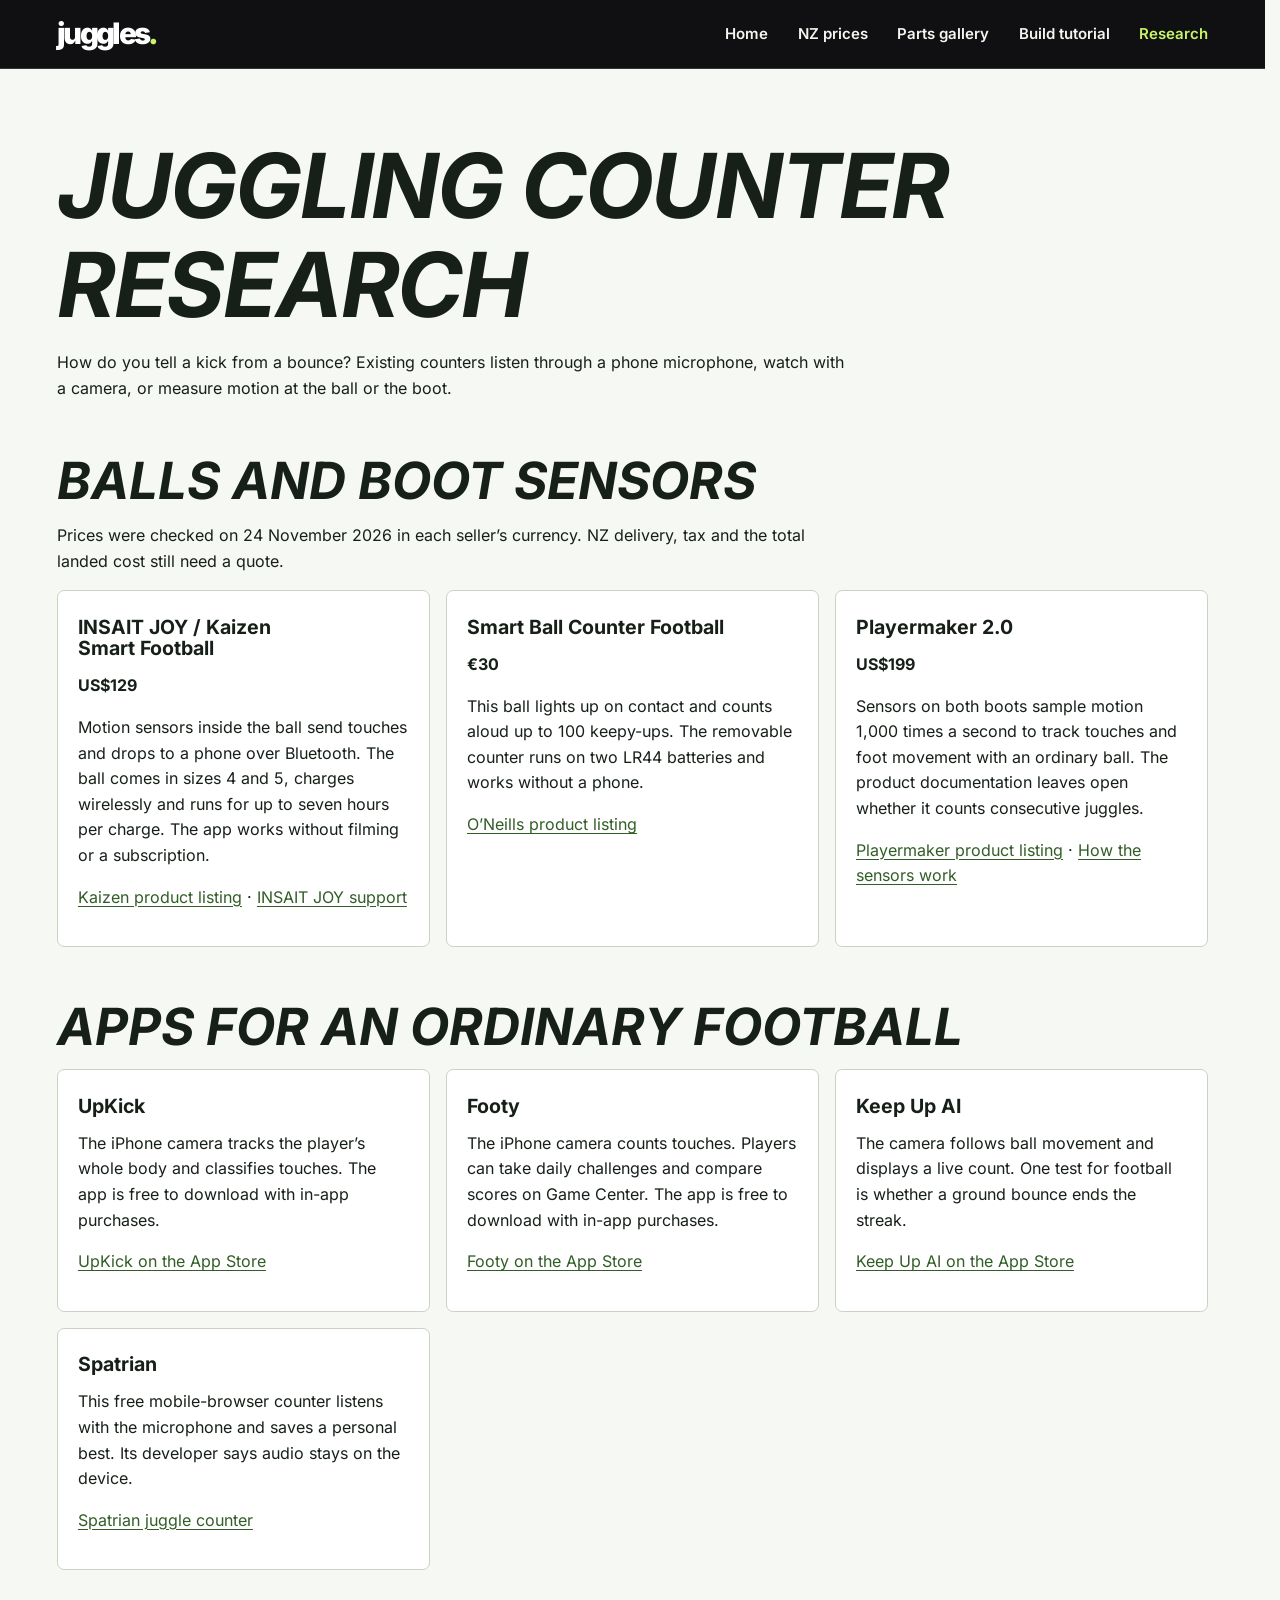
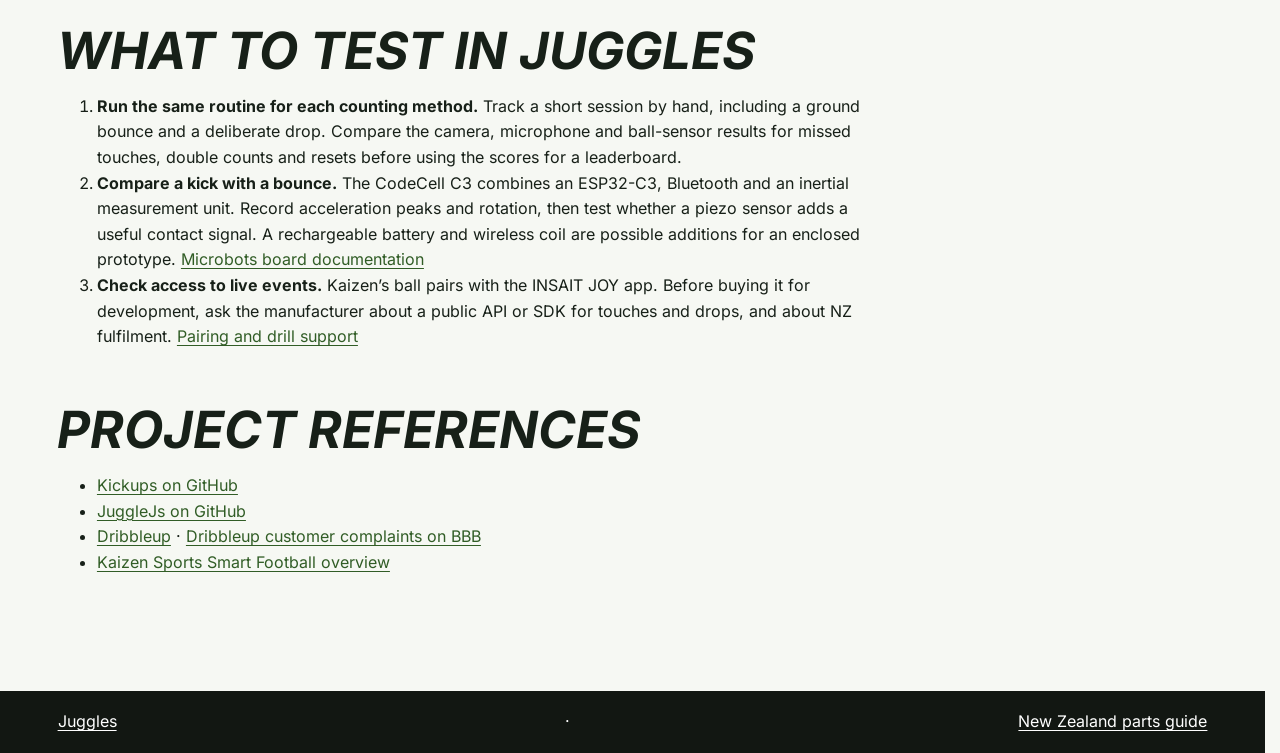
<file: research/index.html>
<!doctype html>
<html lang="en-NZ">
<head>
  <meta charset="utf-8">
  <meta name="viewport" content="width=device-width, initial-scale=1">
  <meta name="description" content="Compare football juggling counters that use ball sensors, boot sensors, a camera or a microphone, and see how Juggles could test touch accuracy.">
  <title>Juggling counter research · Juggles</title>
  <link rel="stylesheet" href="../project.css">
<link rel="stylesheet" href="../header.css">
  <script defer src="../header.js"></script>
</head>
<body>
  <header class="project-header">
    <div class="header-inner">
      <a class="wordmark" href="../" aria-label="Juggles home">juggles<b>.</b></a>
      <button class="nav-toggle" type="button" aria-expanded="false" aria-controls="project-nav" aria-label="Open navigation" hidden>
        <span aria-hidden="true"></span>
      </button>
      <nav id="project-nav" aria-label="Project navigation">
        <a href="../">Home</a>
        <a href="../parts/">NZ prices</a>
        <a href="../gallery/">Parts gallery</a>
        <a href="../tutorial/">Build tutorial</a>
        <a href="../research/" aria-current="page">Research</a>
      </nav>
    </div>
  </header>
  <main>
    <h1>Juggling counter research</h1>
    <p>How do you tell a kick from a bounce? Existing counters listen through a phone microphone, watch with a camera, or measure motion at the ball or the boot.</p>

    <section aria-labelledby="hardware">
      <h2 id="hardware">Balls and boot sensors</h2>
      <p>Prices were checked on <time datetime="2026-11-24">24 November 2026</time> in each seller’s currency. NZ delivery, tax and the total landed cost still need a quote.</p>
      <div class="cards">
        <article>
          <h3>INSAIT JOY / Kaizen Smart Football</h3>
          <p><strong>US$129</strong></p>
          <p>Motion sensors inside the ball send touches and drops to a phone over Bluetooth. The ball comes in sizes 4 and 5, charges wirelessly and runs for up to seven hours per charge. The app works without filming or a subscription.</p>
          <p><a href="https://kaizensports.io/products/smart-football">Kaizen product listing</a> · <a href="https://insaitjoy.com/pages/smart-football-support">INSAIT JOY support</a></p>
        </article>
        <article>
          <h3>Smart Ball Counter Football</h3>
          <p><strong>€30</strong></p>
          <p>This ball lights up on contact and counts aloud up to 100 keepy-ups. The removable counter runs on two LR44 batteries and works without a phone.</p>
          <p><a href="https://www.oneills.com/int_en/smart-ball-soccer-counter-football.html">O’Neills product listing</a></p>
        </article>
        <article>
          <h3>Playermaker 2.0</h3>
          <p><strong>US$199</strong></p>
          <p>Sensors on both boots sample motion 1,000 times a second to track touches and foot movement with an ordinary ball. The product documentation leaves open whether it counts consecutive juggles.</p>
          <p><a href="https://www.playermaker.com/products/?tab=playermaker2.0">Playermaker product listing</a> · <a href="https://www.playermaker.com/pages/how-it-works">How the sensors work</a></p>
        </article>
      </div>
    </section>

    <section aria-labelledby="apps">
      <h2 id="apps">Apps for an ordinary football</h2>
      <div class="cards">
        <article>
          <h3>UpKick</h3>
          <p>The iPhone camera tracks the player’s whole body and classifies touches. The app is free to download with in-app purchases.</p>
          <p><a href="https://apps.apple.com/us/app/soccer-ai-coach-upkick/id6819873630">UpKick on the App Store</a></p>
        </article>
        <article>
          <h3>Footy</h3>
          <p>The iPhone camera counts touches. Players can take daily challenges and compare scores on Game Center. The app is free to download with in-app purchases.</p>
          <p><a href="https://apps.apple.com/us/app/footy-soccer-training/id6820357514">Footy on the App Store</a></p>
        </article>
        <article>
          <h3>Keep Up AI</h3>
          <p>The camera follows ball movement and displays a live count. One test for football is whether a ground bounce ends the streak.</p>
          <p><a href="https://apps.apple.com/us/app/keep-up-ai/id6745725619">Keep Up AI on the App Store</a></p>
        </article>
        <article>
          <h3>Spatrian</h3>
          <p>This free mobile-browser counter listens with the microphone and saves a personal best. Its developer says audio stays on the device.</p>
          <p><a href="https://spatrian.com/juggle-counter">Spatrian juggle counter</a></p>
        </article>
      </div>
    </section>

    <section aria-labelledby="tests">
      <h2 id="tests">What to test in Juggles</h2>
      <ol>
        <li><strong>Run the same routine for each counting method.</strong> Track a short session by hand, including a ground bounce and a deliberate drop. Compare the camera, microphone and ball-sensor results for missed touches, double counts and resets before using the scores for a leaderboard.</li>
        <li><strong>Compare a kick with a bounce.</strong> The CodeCell C3 combines an ESP32-C3, Bluetooth and an inertial measurement unit. Record acceleration peaks and rotation, then test whether a piezo sensor adds a useful contact signal. A rechargeable battery and wireless coil are possible additions for an enclosed prototype. <a href="https://microbots.io/blogs/codecell/codecell-c3">Microbots board documentation</a></li>
        <li><strong>Check access to live events.</strong> Kaizen’s ball pairs with the INSAIT JOY app. Before buying it for development, ask the manufacturer about a public API or SDK for touches and drops, and about NZ fulfilment. <a href="https://insaitjoy.com/pages/smart-football-support">Pairing and drill support</a></li>
      </ol>
    </section>

    <section aria-labelledby="references">
      <h2 id="references">Project references</h2>
      <ul>
        <li><a href="https://github.com/donsolo-khalifa/Kickups">Kickups on GitHub</a></li>
        <li><a href="https://github.com/andruwik777/JuggleJs">JuggleJs on GitHub</a></li>
        <li><a href="https://dribbleup.com/hp">Dribbleup</a> · <a href="https://www.bbb.org/us/ny/franklin-square/profile/sporting-goods-retail/dribbleup-inc-0121-177410/complaints">Dribbleup customer complaints on BBB</a></li>
        <li><a href="https://kaizensports.io/pages/smart-football">Kaizen Sports Smart Football overview</a></li>
      </ul>
    </section>
  </main>
  <footer><a href="../">Juggles</a> · <a href="../parts/">New Zealand parts guide</a></footer>
</body>
</html>
</file>
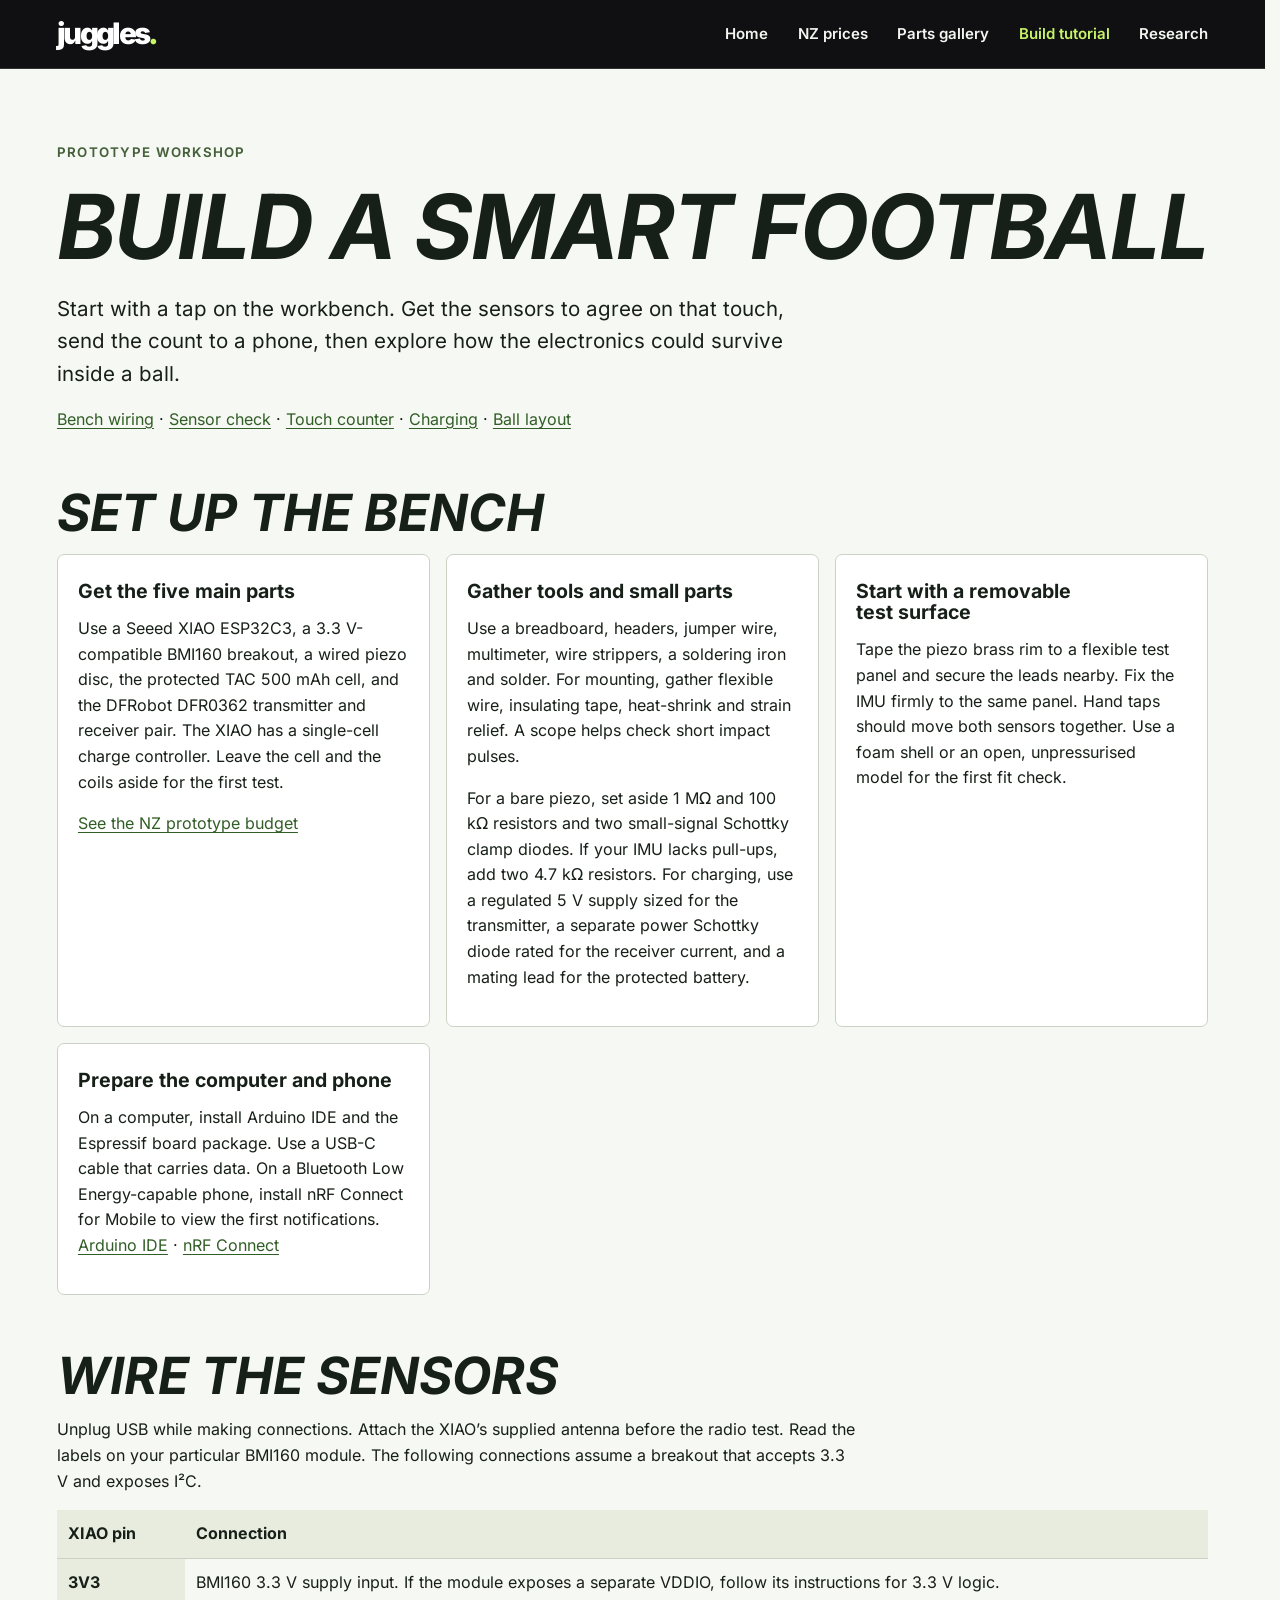
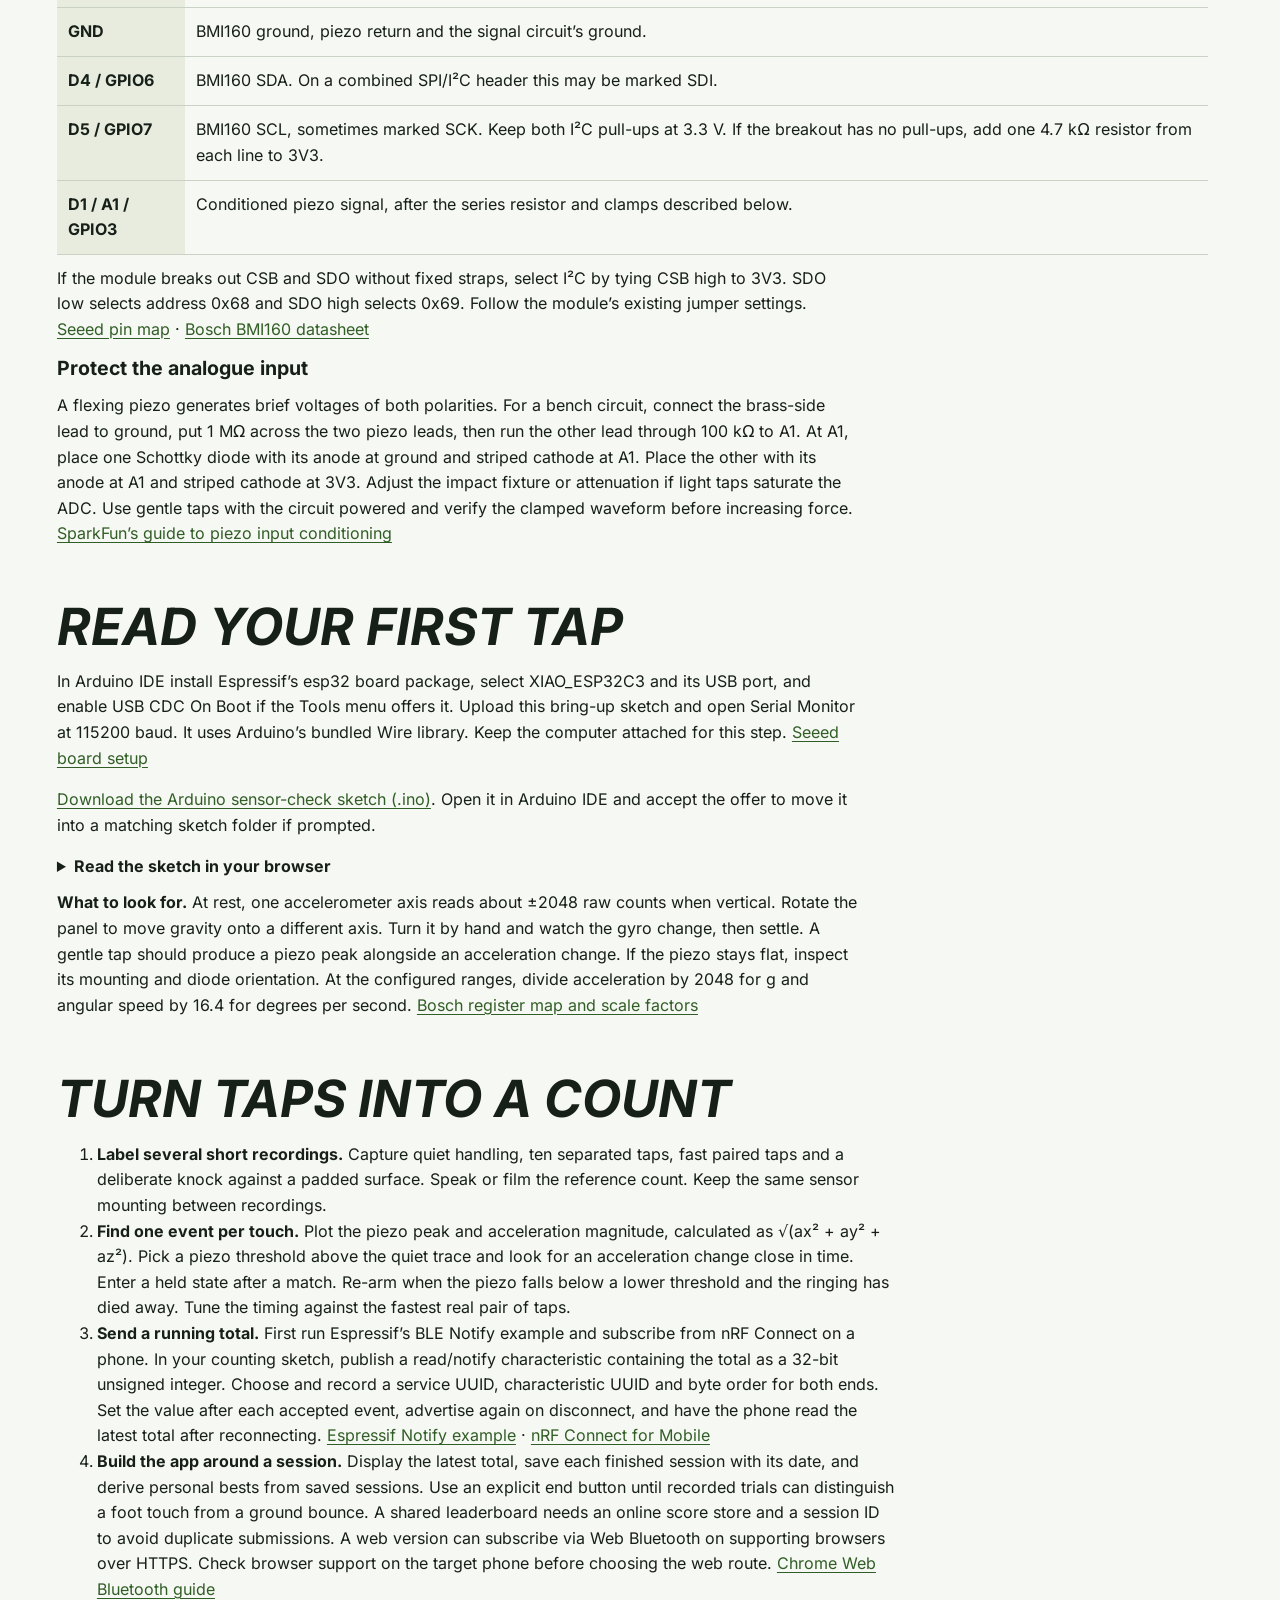
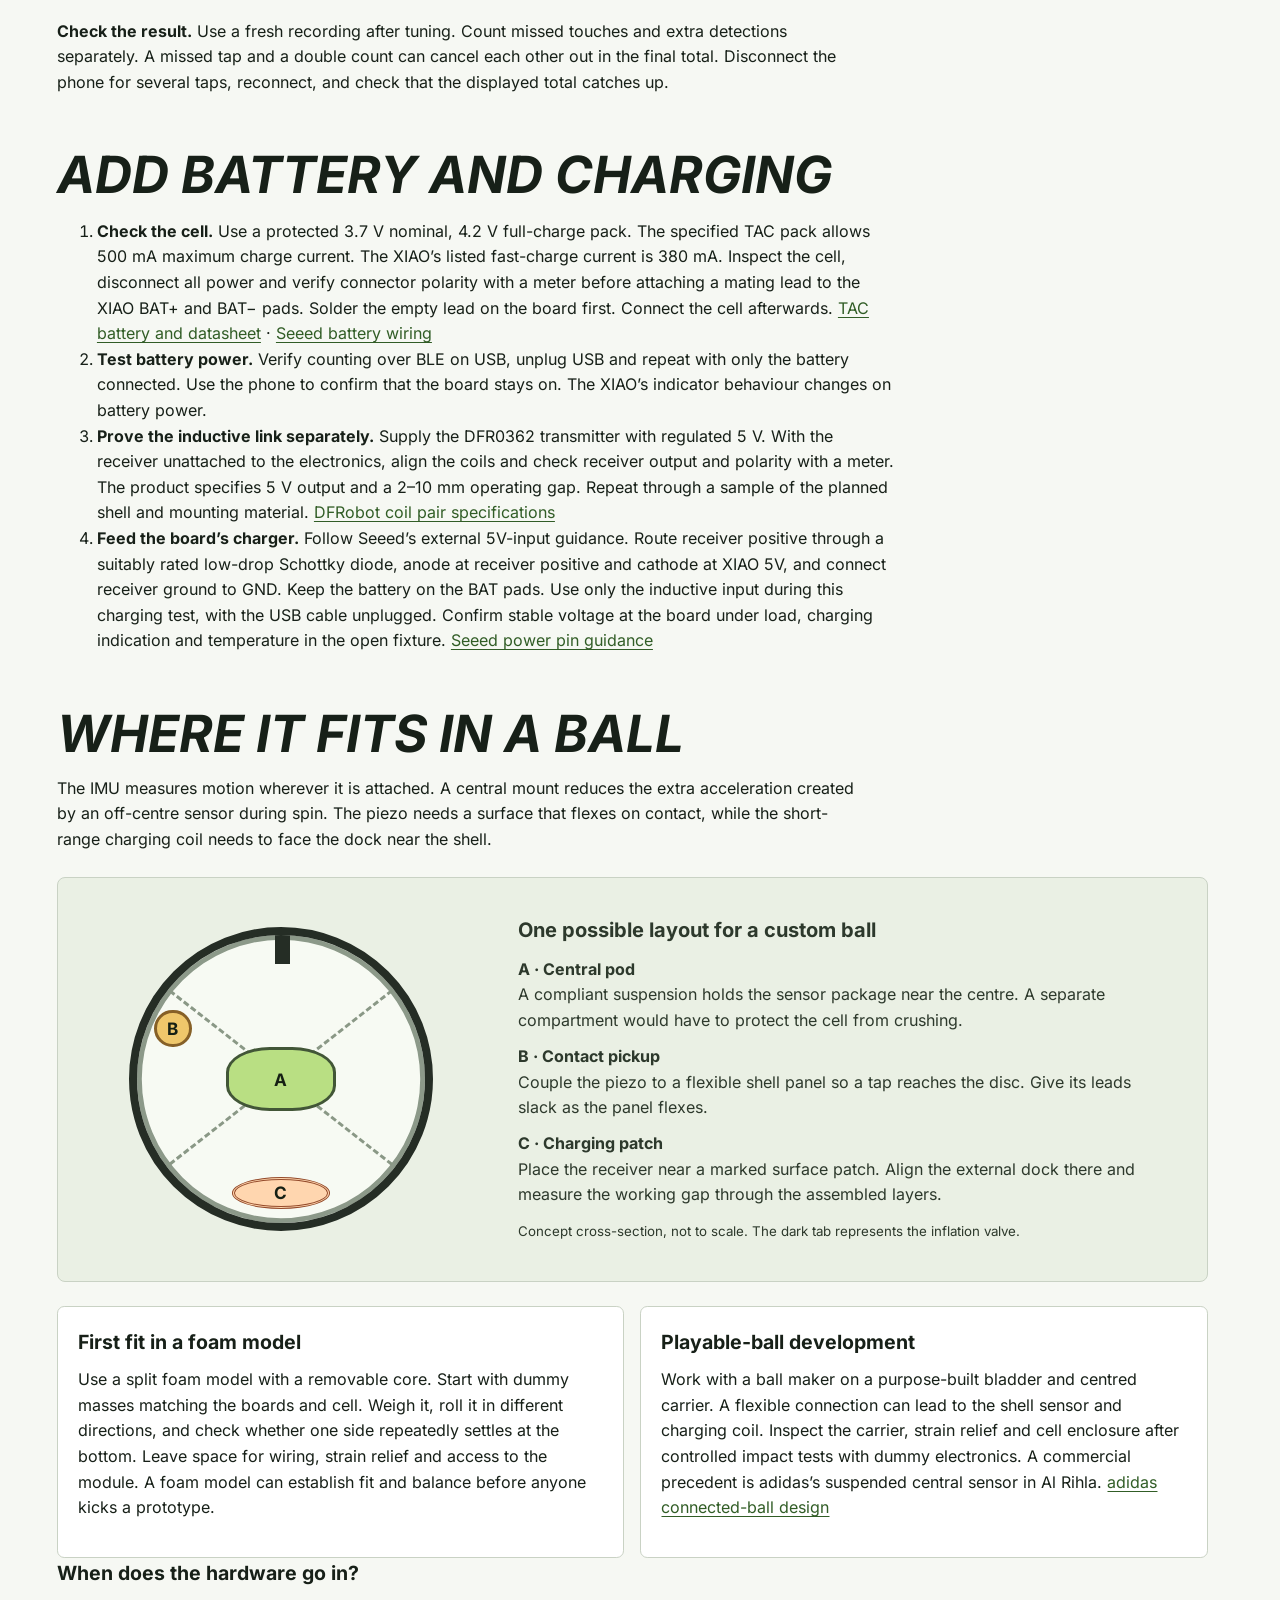
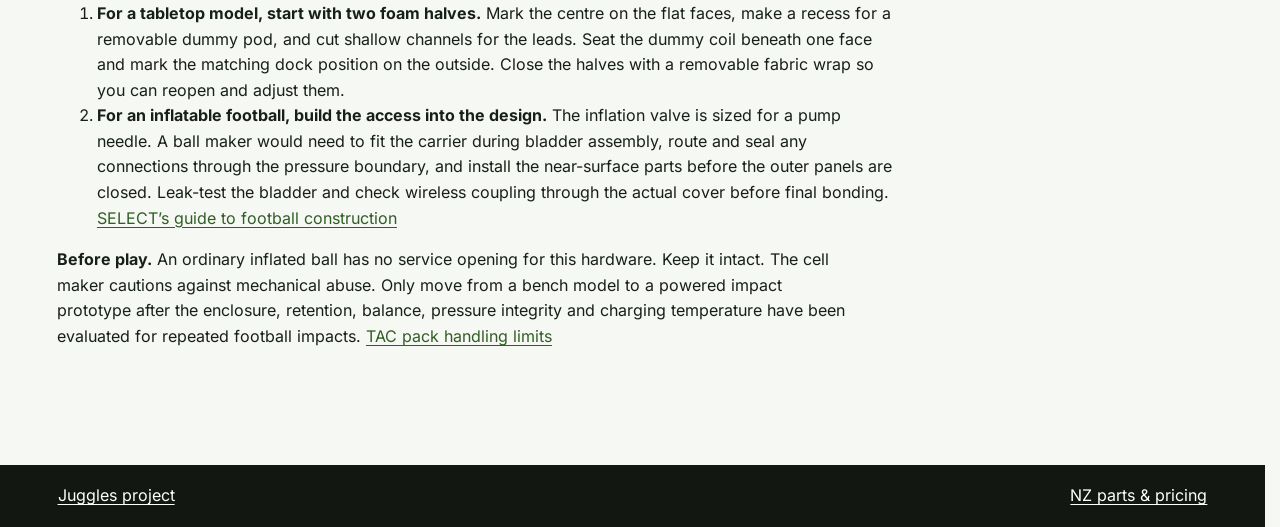
<file: tutorial/index.html>
<!doctype html>
<html lang="en-NZ">
<head>
  <meta charset="utf-8">
  <meta name="viewport" content="width=device-width, initial-scale=1">
  <title>Build a smart football prototype · Juggles</title>
  <meta name="description" content="Wire the Juggles prototype, record a tap, test Bluetooth and wireless charging, and plan how the electronics could fit inside a football.">
  <link rel="stylesheet" href="../project.css">
<link rel="stylesheet" href="../header.css">
  <script defer src="../header.js"></script>
</head>
<body>
  <a class="skip" href="#main">Skip to build tutorial</a>
  <header class="project-header">
    <div class="header-inner">
      <a class="wordmark" href="../" aria-label="Juggles home">juggles<b>.</b></a>
      <button class="nav-toggle" type="button" aria-expanded="false" aria-controls="project-nav" aria-label="Open navigation" hidden>
        <span aria-hidden="true"></span>
      </button>
      <nav id="project-nav" aria-label="Project navigation">
        <a href="../">Home</a>
        <a href="../parts/">NZ prices</a>
        <a href="../gallery/">Parts gallery</a>
        <a href="../tutorial/" aria-current="page">Build tutorial</a>
        <a href="../research/">Research</a>
      </nav>
    </div>
  </header>
  <main id="main">
    <p class="eyebrow">Prototype workshop</p>
    <h1>Build a smart football</h1>
    <p class="lead">Start with a tap on the workbench. Get the sensors to agree on that touch, send the count to a phone, then explore how the electronics could survive inside a ball.</p>
    <p><a href="#wiring">Bench wiring</a> · <a href="#logger">Sensor check</a> · <a href="#counter">Touch counter</a> · <a href="#charging">Charging</a> · <a href="#placement">Ball layout</a></p>

    <section aria-labelledby="prep">
      <h2 id="prep">Set up the bench</h2>
      <div class="cards">
        <article><h3>Get the five main parts</h3>
          <p>Use a Seeed XIAO ESP32C3, a 3.3 V-compatible BMI160 breakout, a wired piezo disc, the protected TAC 500 mAh cell, and the DFRobot DFR0362 transmitter and receiver pair. The XIAO has a single-cell charge controller. Leave the cell and the coils aside for the first test.</p>
          <a href="../parts/#budget">See the NZ prototype budget</a>
        </article>
        <article><h3>Gather tools and small parts</h3>
          <p>Use a breadboard, headers, jumper wire, multimeter, wire strippers, a soldering iron and solder. For mounting, gather flexible wire, insulating tape, heat-shrink and strain relief. A scope helps check short impact pulses.</p>
          <p>For a bare piezo, set aside 1 MΩ and 100 kΩ resistors and two small-signal Schottky clamp diodes. If your IMU lacks pull-ups, add two 4.7 kΩ resistors. For charging, use a regulated 5 V supply sized for the transmitter, a separate power Schottky diode rated for the receiver current, and a mating lead for the protected battery.</p>
        </article>
        <article><h3>Start with a removable test surface</h3>
          <p>Tape the piezo brass rim to a flexible test panel and secure the leads nearby. Fix the IMU firmly to the same panel. Hand taps should move both sensors together. Use a foam shell or an open, unpressurised model for the first fit check.</p>
        </article>
        <article><h3>Prepare the computer and phone</h3>
          <p>On a computer, install Arduino IDE and the Espressif board package. Use a USB-C cable that carries data. On a Bluetooth Low Energy-capable phone, install nRF Connect for Mobile to view the first notifications. <a href="https://www.arduino.cc/en/software/">Arduino IDE</a> · <a href="https://www.nordicsemi.com/Products/Development-tools/nRF-Connect-for-mobile">nRF Connect</a></p>
        </article>
      </div>
    </section>

    <section id="wiring" aria-labelledby="wire-title">
      <h2 id="wire-title">Wire the sensors</h2>
      <p>Unplug USB while making connections. Attach the XIAO’s supplied antenna before the radio test. Read the labels on your particular BMI160 module. The following connections assume a breakout that accepts 3.3 V and exposes I²C.</p>
      <table>
        <thead><tr><th scope="col">XIAO pin</th><th scope="col">Connection</th></tr></thead>
        <tbody>
          <tr><th scope="row">3V3</th><td>BMI160 3.3 V supply input. If the module exposes a separate VDDIO, follow its instructions for 3.3 V logic.</td></tr>
          <tr><th scope="row">GND</th><td>BMI160 ground, piezo return and the signal circuit’s ground.</td></tr>
          <tr><th scope="row">D4 / GPIO6</th><td>BMI160 SDA. On a combined SPI/I²C header this may be marked SDI.</td></tr>
          <tr><th scope="row">D5 / GPIO7</th><td>BMI160 SCL, sometimes marked SCK. Keep both I²C pull-ups at 3.3 V. If the breakout has no pull-ups, add one 4.7 kΩ resistor from each line to 3V3.</td></tr>
          <tr><th scope="row">D1 / A1 / GPIO3</th><td>Conditioned piezo signal, after the series resistor and clamps described below.</td></tr>
        </tbody>
      </table>
      <p>If the module breaks out CSB and SDO without fixed straps, select I²C by tying CSB high to 3V3. SDO low selects address <code>0x68</code> and SDO high selects <code>0x69</code>. Follow the module’s existing jumper settings. <a href="https://wiki.seeedstudio.com/XIAO_ESP32C3_Getting_Started/">Seeed pin map</a> · <a href="https://www.bosch-sensortec.com/media/boschsensortec/downloads/datasheets/bst-bmi160-ds000.pdf">Bosch BMI160 datasheet</a></p>
      <h3>Protect the analogue input</h3>
      <p>A flexing piezo generates brief voltages of both polarities. For a bench circuit, connect the brass-side lead to ground, put 1 MΩ across the two piezo leads, then run the other lead through 100 kΩ to A1. At A1, place one Schottky diode with its anode at ground and striped cathode at A1. Place the other with its anode at A1 and striped cathode at 3V3. Adjust the impact fixture or attenuation if light taps saturate the ADC. Use gentle taps with the circuit powered and verify the clamped waveform before increasing force. <a href="https://learn.sparkfun.com/tutorials/piezo-vibration-sensor-hookup-guide">SparkFun’s guide to piezo input conditioning</a></p>
    </section>

    <section id="logger" aria-labelledby="logger-title">
      <h2 id="logger-title">Read your first tap</h2>
      <p>In Arduino IDE install Espressif’s <code>esp32</code> board package, select <code>XIAO_ESP32C3</code> and its USB port, and enable USB CDC On Boot if the Tools menu offers it. Upload this bring-up sketch and open Serial Monitor at 115200 baud. It uses Arduino’s bundled <code>Wire</code> library. Keep the computer attached for this step. <a href="https://wiki.seeedstudio.com/XIAO_ESP32C3_Getting_Started/">Seeed board setup</a></p>
      <p><a href="JugglesSensorCheck/JugglesSensorCheck.ino" download>Download the Arduino sensor-check sketch (.ino)</a>. Open it in Arduino IDE and accept the offer to move it into a matching sketch folder if prompted.</p>
      <details><summary><strong>Read the sketch in your browser</strong></summary>
        <pre><code>#include &lt;Arduino.h&gt;
#include &lt;Wire.h&gt;

uint8_t imuAddress = 0;
int piezoPeak = 0;
uint32_t lastSample = 0;

bool readRegisters(uint8_t address, uint8_t reg, uint8_t *bytes, size_t count) {
  Wire.beginTransmission(address);
  Wire.write(reg);
  if (Wire.endTransmission(false) != 0) return false;
  if (Wire.requestFrom(address, count) != count) return false;
  for (size_t i = 0; i &lt; count; ++i) bytes[i] = Wire.read();
  return true;
}

bool writeRegister(uint8_t reg, uint8_t value) {
  Wire.beginTransmission(imuAddress);
  Wire.write(reg);
  Wire.write(value);
  return Wire.endTransmission() == 0;
}

void stopWith(const char *message) {
  for (;;) {
    Serial.println(message);
    delay(2000);
  }
}

void setup() {
  Serial.begin(115200);
  delay(1000);
  Wire.begin(D4, D5);
  Wire.setClock(400000);
  for (uint8_t address = 0x68; address &lt;= 0x69; ++address) {
    uint8_t id;
    if (readRegisters(address, 0x00, &amp;id, 1) &amp;&amp; id == 0xD1) {
      imuAddress = address;
      break;
    }
  }
  if (!imuAddress) stopWith("No BMI160 at 0x68 or 0x69. Check power and I2C.");
  if (!writeRegister(0x7E, 0x11)) stopWith("Accelerometer startup failed.");
  delay(10);
  if (!writeRegister(0x7E, 0x15)) stopWith("Gyroscope startup failed.");
  delay(100);
  // 100 Hz, normal filtering, +/-16 g and +/-2000 degrees/sec.
  if (!writeRegister(0x40, 0x28) || !writeRegister(0x41, 0x0C) ||
      !writeRegister(0x42, 0x28) || !writeRegister(0x43, 0x00)) {
    stopWith("Sensor configuration failed.");
  }
  Serial.println("ms,gx_raw,gy_raw,gz_raw,ax_raw,ay_raw,az_raw,piezo_peak");
}

void loop() {
  int reading = analogRead(A1);
  if (reading &gt; piezoPeak) piezoPeak = reading;
  uint32_t now = millis();
  if (now - lastSample &lt; 10) return;
  lastSample = now;
  uint8_t data[12];
  if (!readRegisters(imuAddress, 0x0C, data, sizeof(data))) {
    stopWith("IMU read failed. Check connections and reset.");
  }
  Serial.print(now);
  for (size_t i = 0; i &lt; sizeof(data); i += 2) {
    int16_t axis = (int16_t)(data[i] | ((uint16_t)data[i + 1] &lt;&lt; 8));
    Serial.print(',');
    Serial.print(axis);
  }
  Serial.print(',');
  Serial.println(piezoPeak);
  piezoPeak = 0;
}</code></pre>
      </details>
      <p><strong>What to look for.</strong> At rest, one accelerometer axis reads about ±2048 raw counts when vertical. Rotate the panel to move gravity onto a different axis. Turn it by hand and watch the gyro change, then settle. A gentle tap should produce a piezo peak alongside an acceleration change. If the piezo stays flat, inspect its mounting and diode orientation. At the configured ranges, divide acceleration by 2048 for g and angular speed by 16.4 for degrees per second. <a href="https://www.bosch-sensortec.com/media/boschsensortec/downloads/datasheets/bst-bmi160-ds000.pdf">Bosch register map and scale factors</a></p>
    </section>

    <section id="counter" aria-labelledby="counter-title">
      <h2 id="counter-title">Turn taps into a count</h2>
      <ol>
        <li><strong>Label several short recordings.</strong> Capture quiet handling, ten separated taps, fast paired taps and a deliberate knock against a padded surface. Speak or film the reference count. Keep the same sensor mounting between recordings.</li>
        <li><strong>Find one event per touch.</strong> Plot the piezo peak and acceleration magnitude, calculated as √(ax² + ay² + az²). Pick a piezo threshold above the quiet trace and look for an acceleration change close in time. Enter a held state after a match. Re-arm when the piezo falls below a lower threshold and the ringing has died away. Tune the timing against the fastest real pair of taps.</li>
        <li><strong>Send a running total.</strong> First run Espressif’s BLE Notify example and subscribe from nRF Connect on a phone. In your counting sketch, publish a read/notify characteristic containing the total as a 32-bit unsigned integer. Choose and record a service UUID, characteristic UUID and byte order for both ends. Set the value after each accepted event, advertise again on disconnect, and have the phone read the latest total after reconnecting. <a href="https://github.com/espressif/arduino-esp32/blob/master/libraries/BLE/examples/Notify/Notify.ino">Espressif Notify example</a> · <a href="https://www.nordicsemi.com/Products/Development-tools/nRF-Connect-for-mobile">nRF Connect for Mobile</a></li>
        <li><strong>Build the app around a session.</strong> Display the latest total, save each finished session with its date, and derive personal bests from saved sessions. Use an explicit end button until recorded trials can distinguish a foot touch from a ground bounce. A shared leaderboard needs an online score store and a session ID to avoid duplicate submissions. A web version can subscribe via Web Bluetooth on supporting browsers over HTTPS. Check browser support on the target phone before choosing the web route. <a href="https://developer.chrome.com/docs/capabilities/bluetooth">Chrome Web Bluetooth guide</a></li>
      </ol>
      <p><strong>Check the result.</strong> Use a fresh recording after tuning. Count missed touches and extra detections separately. A missed tap and a double count can cancel each other out in the final total. Disconnect the phone for several taps, reconnect, and check that the displayed total catches up.</p>
    </section>

    <section id="charging" aria-labelledby="charge-title">
      <h2 id="charge-title">Add battery and charging</h2>
      <ol>
        <li><strong>Check the cell.</strong> Use a protected 3.7 V nominal, 4.2 V full-charge pack. The specified TAC pack allows 500 mA maximum charge current. The XIAO’s listed fast-charge current is 380 mA. Inspect the cell, disconnect all power and verify connector polarity with a meter before attaching a mating lead to the XIAO BAT+ and BAT− pads. Solder the empty lead on the board first. Connect the cell afterwards. <a href="https://www.ivent.co.nz/product/3.7v-500mah-li-ion-prismatic-battery/39784">TAC battery and datasheet</a> · <a href="https://wiki.seeedstudio.com/XIAO_ESP32C3_Getting_Started/">Seeed battery wiring</a></li>
        <li><strong>Test battery power.</strong> Verify counting over BLE on USB, unplug USB and repeat with only the battery connected. Use the phone to confirm that the board stays on. The XIAO’s indicator behaviour changes on battery power.</li>
        <li><strong>Prove the inductive link separately.</strong> Supply the DFR0362 transmitter with regulated 5 V. With the receiver unattached to the electronics, align the coils and check receiver output and polarity with a meter. The product specifies 5 V output and a 2–10 mm operating gap. Repeat through a sample of the planned shell and mounting material. <a href="https://www.dfrobot.com/product-1284.html">DFRobot coil pair specifications</a></li>
        <li><strong>Feed the board’s charger.</strong> Follow Seeed’s external 5V-input guidance. Route receiver positive through a suitably rated low-drop Schottky diode, anode at receiver positive and cathode at XIAO 5V, and connect receiver ground to GND. Keep the battery on the BAT pads. Use only the inductive input during this charging test, with the USB cable unplugged. Confirm stable voltage at the board under load, charging indication and temperature in the open fixture. <a href="https://wiki.seeedstudio.com/XIAO_ESP32C3_Getting_Started/">Seeed power pin guidance</a></li>
      </ol>
    </section>

    <section id="placement" aria-labelledby="placement-title">
      <h2 id="placement-title">Where it fits in a ball</h2>
      <p>The IMU measures motion wherever it is attached. A central mount reduces the extra acceleration created by an off-centre sensor during spin. The piezo needs a surface that flexes on contact, while the short-range charging coil needs to face the dock near the shell.</p>
<figure class="cutaway" aria-labelledby="cutaway-caption">
        <div class="cross-section" aria-hidden="true">
          <div class="suspension strut-a"></div><div class="suspension strut-b"></div>
          <span class="core">A</span><span class="pickup">B</span><span class="receiver">C</span>
          <span class="valve"></span>
        </div>
        <figcaption id="cutaway-caption"><strong>One possible layout for a custom ball</strong>
          <dl><dt>A · Central pod</dt><dd>A compliant suspension holds the sensor package near the centre. A separate compartment would have to protect the cell from crushing.</dd>
          <dt>B · Contact pickup</dt><dd>Couple the piezo to a flexible shell panel so a tap reaches the disc. Give its leads slack as the panel flexes.</dd>
          <dt>C · Charging patch</dt><dd>Place the receiver near a marked surface patch. Align the external dock there and measure the working gap through the assembled layers.</dd></dl>
          <small>Concept cross-section, not to scale. The dark tab represents the inflation valve.</small>
        </figcaption>
      </figure>
      <div class="cards">
        <article><h3>First fit in a foam model</h3><p>Use a split foam model with a removable core. Start with dummy masses matching the boards and cell. Weigh it, roll it in different directions, and check whether one side repeatedly settles at the bottom. Leave space for wiring, strain relief and access to the module. A foam model can establish fit and balance before anyone kicks a prototype.</p></article>
        <article><h3>Playable-ball development</h3><p>Work with a ball maker on a purpose-built bladder and centred carrier. A flexible connection can lead to the shell sensor and charging coil. Inspect the carrier, strain relief and cell enclosure after controlled impact tests with dummy electronics. A commercial precedent is adidas’s suspended central sensor in Al Rihla. <a href="https://news.adidas.com/football/adidas-reveals-the-first-fifa-world-cup--official-match-ball-featuring-connected-ball-technology/s/cccb7187-a67c-4166-b57d-2b28f1d36fa0">adidas connected-ball design</a></p></article>
      </div>
      <h3>When does the hardware go in?</h3>
      <ol>
        <li><strong>For a tabletop model, start with two foam halves.</strong> Mark the centre on the flat faces, make a recess for a removable dummy pod, and cut shallow channels for the leads. Seat the dummy coil beneath one face and mark the matching dock position on the outside. Close the halves with a removable fabric wrap so you can reopen and adjust them.</li>
        <li><strong>For an inflatable football, build the access into the design.</strong> The inflation valve is sized for a pump needle. A ball maker would need to fit the carrier during bladder assembly, route and seal any connections through the pressure boundary, and install the near-surface parts before the outer panels are closed. Leak-test the bladder and check wireless coupling through the actual cover before final bonding. <a href="https://us.select-sport.com/pages/select-lab">SELECT’s guide to football construction</a></li>
      </ol>
      <p><strong>Before play.</strong> An ordinary inflated ball has no service opening for this hardware. Keep it intact. The cell maker cautions against mechanical abuse. Only move from a bench model to a powered impact prototype after the enclosure, retention, balance, pressure integrity and charging temperature have been evaluated for repeated football impacts. <a href="https://www.ivent.co.nz/dbdocument/3436930/602535-500MAH-1-DS.pdf">TAC pack handling limits</a></p>
    </section>
  </main>
  <footer><a href="../">Juggles project</a><a href="../parts/">NZ parts &amp; pricing</a></footer>
</body>
</html>
</file>
<file: header.css>
@font-face {
  font-family: Inter;
  src: url("./fonts/inter-normal.woff2") format("woff2");
  font-style: normal;
  font-weight: 100 900;
  font-display: swap;
}
@font-face {
  font-family: Inter;
  src: url("./fonts/inter-italic.woff2") format("woff2");
  font-style: italic;
  font-weight: 100 900;
  font-display: swap;
}
:root { --site-font: Inter, system-ui, sans-serif; }
body, button, input, select, textarea, code, pre, kbd { font-family: var(--site-font); }
/* Shared navigation for every Juggles page, including the concept gallery. */
html { scrollbar-gutter: stable; }
body > .project-header {
  box-sizing: border-box;
  display: block;
  padding: 0;
  margin: 0;
  border: 0;
  border-bottom: 1px solid #343437;
  background: #101012;
  color: #f6faf3;
  font: 400 1rem/1.5 var(--site-font);
}
.project-header .header-inner {
  width: min(91%, 82rem);
  min-height: 4.25rem;
  margin: auto;
  display: flex;
  align-items: center;
  justify-content: space-between;
  gap: 1rem 2rem;
}
.project-header .wordmark {
  color: #fff;
  font: 850 1.85rem/1 var(--site-font);
  letter-spacing: -.09em;
  text-decoration: none;
}
.project-header .wordmark b { color: #c8f568; font-weight: inherit; }
.project-header nav { display: flex; flex-wrap: wrap; gap: .4rem clamp(.9rem, 2.3vw, 2rem); align-items: center; }
.project-header nav a { color: #f4f6f1; font: 600 .9375rem/1.5 var(--site-font); padding: .35rem 0; text-decoration: none; }
.project-header nav a[aria-current="page"] { color: #c8f568; }
.project-header nav a:hover { text-decoration: underline; text-underline-offset: .25em; }
.project-header a:focus-visible { outline: 2px solid #c8f568; outline-offset: 3px; }
.project-header { position: relative; z-index: 5; }
.nav-toggle { display: none; }
@media (max-width: 1180px), (pointer: coarse) and (max-width: 1366px) {
  .project-header .header-inner { flex-wrap: wrap; gap: .25rem 1rem; padding-block: .45rem; }
  .project-header .nav-toggle:not([hidden]) {
    display: grid;
    place-items: center;
    width: 46px;
    height: 46px;
    padding: 0;
    border: 0;
    border-radius: .7rem;
    background: transparent;
    color: white;
    cursor: pointer;
  }
  .nav-toggle:hover, .project-header .nav-toggle[aria-expanded="true"] { background: #252528; }
  .nav-toggle:focus-visible { outline: 2px solid #c8f568; outline-offset: 2px; }
  .nav-toggle span, .nav-toggle span::before, .nav-toggle span::after {
    display: block; width: 22px; height: 2px; border-radius: 2px; background: currentColor;
  }
  .nav-toggle span { position: relative; }
  .nav-toggle span::before, .nav-toggle span::after { content: ""; position: absolute; left: 0; }
  .nav-toggle span::before { transform: translateY(-7px); }
  .nav-toggle span::after { transform: translateY(7px); }
  .nav-toggle[aria-expanded="true"] span { background: transparent; }
  .nav-toggle[aria-expanded="true"] span::before { transform: rotate(45deg); }
  .nav-toggle[aria-expanded="true"] span::after { transform: rotate(-45deg); }
  .project-header nav { width: 100%; }
  .nav-toggle:not([hidden]) + nav {
    position: absolute;
    top: calc(100% + .35rem);
    right: 4.5%;
    width: min(91%, 20rem);
    display: grid;
    gap: 2px;
    padding: .45rem;
    border: 1px solid #343438;
    border-radius: .85rem;
    background: #19191c;
    box-shadow: 0 .9rem 2rem #0005;
    max-height: calc(100dvh - 5rem);
    overflow-y: auto;
  }
  .nav-toggle:not([hidden])[aria-expanded="false"] + nav { display: none; }
  .project-header nav a { padding: .72rem .9rem; border-radius: .46rem; }
  .project-header nav a[aria-current="page"] { background: #252823; }
  .project-header nav a:hover { background: #303032; text-decoration: none; }
}
@media (prefers-reduced-motion: no-preference) {
  .nav-toggle span::before, .nav-toggle span::after { transition: transform 140ms ease; }
}
</file>
<file: gallery/assembly.css>
.assembly {margin:4rem 0 0; overflow:hidden; border-radius:.7rem; color:#f2f5e8; background:#101911; border:1px solid #354637;}
.assembly-heading {display:flex; align-items:end; justify-content:space-between; gap:2rem; padding:clamp(1.2rem,3vw,2.6rem); background:#141f18; border-bottom:1px solid #384a3c;}
.assembly-heading h2 {font-size:clamp(3.2rem,6vw,6rem); line-height:.92; margin:.35rem 0 0; color:#f7f8f0;}
.assembly-heading h2 span {color:#c8f568;}
.assembly-kicker,.assembly-inspector label,.assembly-inspector h4 {font:650 .8rem/1.5 var(--site-font); letter-spacing:.07em; text-transform:uppercase;}
.assembly-kicker {color:#c8f568;margin:0;}
.assembly-heading > p {color:#d4dfcc;max-width:34ch;margin:0;}
.assembly-bench {display:grid;grid-template-columns:minmax(0,1fr) minmax(15rem,24%);}
.assembly-viewport {position:relative;min-width:0;min-height:clamp(24rem,35vw,34rem);overflow:hidden;isolation:isolate;background:radial-gradient(ellipse at 54% 51%,#38463a 0%,#202e25 40%,#111c16 69%,#0b130f 100%);}
.assembly-viewport canvas,.assembly-poster {display:block;position:absolute;inset:0;width:100%;height:100%;object-fit:contain;}
.assembly-viewport canvas {touch-action:none;cursor:grab;}
.assembly-viewport canvas:active {cursor:grabbing;}
.assembly-viewport canvas:focus-visible {outline:2px solid #c8f568;outline-offset:-4px;}
.assembly-viewport [hidden] {display:none;}
.assembly-marker {pointer-events:none;position:absolute;left:0;top:0;width:13px;height:13px;border:2px solid #d6ff81;border-radius:50%;background:#17211644;box-shadow:0 0 0 3px #18281777;transform:translate(-50%,-50%);}
.assembly-inspector {background:#1c2921;border-left:1px solid #405043;padding:clamp(1rem,1.7vw,1.6rem);align-self:stretch;}
.assembly-inspector label,.assembly-inspector h4 {color:#c3de9f;display:block;margin:0 0 .4rem;}
.assembly-inspector select {color-scheme:dark;max-width:100%;width:100%;border:1px solid #647664;border-radius:.3rem;background:#131f17;color:white;padding:.65rem .45rem;font:600 .94rem var(--site-font);}
.assembly-inspector h3 {margin:1.6rem 0 .5rem;font-size:1.4rem;letter-spacing:-.035em;}
.assembly-inspector h4 {margin:1.4rem 0 .3rem;}
.assembly-inspector p {margin:0;color:#e1e9db;font-size:.97rem;}
.assembly-controls {display:flex;align-items:center;justify-content:space-between;gap:1rem;flex-wrap:wrap;padding:1rem clamp(1rem,2.5vw,2rem) .5rem;border-top:1px solid #405043;}
.assembly-slider {width:min(100%,32rem);}
.assembly-slider label {font-weight:650;font-size:.96rem;}
.assembly-slider div {display:flex;align-items:center;gap:.65rem;font-size:.88rem;}
.assembly-slider input {flex:1; min-width:2rem; accent-color:#c8f568;cursor:pointer;}
.assembly-controls button {border:1px solid #82987e;background:transparent;color:#edf3e7;padding:.5rem .95rem;border-radius:.3rem;cursor:pointer;font:600 .9rem var(--site-font);}
.assembly-help {margin:0;padding:0 clamp(1rem,2.5vw,2rem) 1.1rem;color:#c4d4c2;font-size:.89rem;}
@media(max-width:740px){
  .assembly-heading {align-items:start;flex-direction:column;gap:.8rem;}
  .assembly-heading > p {max-width:52ch;}
  .assembly-bench {grid-template-columns:1fr;}
  .assembly-viewport {min-height:clamp(15rem,68vw,25rem);}
  .assembly-inspector {border-left:0;border-top:1px solid #405043;}
  .assembly-inspector h3 {margin-top:1rem;}
  .assembly-inspector h4 {margin-top:.8rem;}
  .assembly-controls {padding-bottom:.8rem;}
  .assembly-help {line-height:1.45;}
}
#foam-materials {margin-top:2.5rem;}
#foam-materials > ul {list-style:none;margin:1.5rem 0 2rem;padding:0;display:grid;grid-template-columns:repeat(3,1fr);gap:1rem;}
#foam-materials > ul li {border:1px solid var(--line);background:#fff;border-radius:.4rem;padding:1.1rem;}
#foam-materials > ul strong {display:block;margin-bottom:.45rem;}
#foam-materials ol {padding-left:1.4rem;}
#foam-materials ol li {margin-bottom:.6rem;}
@media(max-width:740px){#foam-materials > ul{grid-template-columns:1fr;}}
</file>
<file: home.css>
* { box-sizing: border-box; }
body { margin: 0; background: #080809; color: #f2f2f3; font: 1rem/1.55 var(--site-font); }
.home-hero {
  width: min(100%, 100rem);
  margin: 0 auto;
  padding-bottom: calc(6rem + env(safe-area-inset-bottom));
  display: grid;
  grid-template-columns: minmax(0, 1fr);
}
.assembly-viewport {
  min-height: clamp(23rem, 74svh, 53rem);
  background: radial-gradient(ellipse at center, #242427, #111113 56%, #080809 73%);
}
.assembly-loading {
  position: absolute;
  inset: 0;
  display: grid;
  place-content: center;
  color: #a3a3a9;
  font-size: .8rem;
}
.assembly-inspector {
  width: min(92%, 68rem);
  margin-inline: auto;
  display: grid;
  grid-template-columns: minmax(12rem, 16rem) minmax(0, 1fr);
  grid-template-rows: auto 1fr;
  align-items: start;
  column-gap: clamp(2rem, 6vw, 6rem);
  background: transparent;
  border: 0;
}
.assembly-inspector select { grid-column: 1; }
#assembly-description { grid-area: 1 / 2 / 3 / 3; }
.assembly-inspector h3 { margin-top: 0; }
.assembly-inspector label, .assembly-inspector h4 { color: #bababe; }
.assembly-inspector select { background: #101012; border-color: #626268; min-height: 44px; }
.assembly-inspector p { color: #e2e2e6; }
.assembly-controls {
  position: fixed;
  z-index: 2;
  bottom: calc(.8rem + env(safe-area-inset-bottom));
  left: 50%;
  transform: translateX(-50%);
  width: min(19rem, calc(100% - 2rem));
  padding: .35rem 1rem;
  border: 0;
  border-radius: 1rem;
  background: rgb(33 33 36 / 90%);
  backdrop-filter: blur(12px);
  color: #cbcbce;
}
.assembly-slider { width: 100%; text-align: center; }
.assembly-slider label { display: block; font: 600 .73rem/1.2 var(--site-font); }
.assembly-slider div { font-size: .73rem; }
.assembly-slider input { height: 32px; }
@media (max-width: 740px) {
  .assembly-inspector { display: block; }
  .assembly-inspector h3 { margin-top: 1rem; }
  .assembly-viewport { min-height: clamp(14rem, 64vw, 24rem); }
}
</file>
<file: project.css>
:root {
  color-scheme: light;
  --ink: #172018;
  --paper: #f6f8f3;
  --line: #c9d2c4;
  --lime: #c8f568;
  font: 100%/1.6 var(--site-font);
  background: var(--paper);
  color: var(--ink);
}
* {box-sizing: border-box;}
body {margin: 0;}
a {color: #315d26; text-underline-offset: .2em;}
a:hover {text-decoration-thickness: .14em;}
:focus-visible {outline: 3px solid #658800; outline-offset: 3px;}
footer {background: #121712; color: white;}
footer {
  display: flex; gap: 1rem 2rem; flex-wrap: wrap; align-items: center; justify-content: space-between;
  padding: 1.15rem max(4.5vw, calc((100vw - 82rem)/2));
}
footer a {color: inherit;}
.brand {color: white; font-size: 1.85rem; font-weight: 850; letter-spacing: -.09em; line-height: 1; text-decoration: none;}
.brand b {color: var(--lime);}
main {width: min(91%,76rem); margin:auto; padding: clamp(2rem,5vw,5rem) 0;}
h1, h2, h3 {line-height: 1.1; text-wrap: balance;}
h1, h2 {font-family: var(--site-font); font-style: italic; text-transform: uppercase;}
h1 {font-size: clamp(3.5rem,7vw,7rem); letter-spacing: -.025em; margin: .25rem 0 1rem;}
h2 {font-size: clamp(2.3rem,4vw,4rem); margin: .35rem 0 .9rem;}
h3 {font-size: 1.22rem; margin: .35rem 0 .85rem;}
section {margin-block: clamp(2rem,4vw,3.75rem); scroll-margin-top: 1.5rem;}
p, li {max-width: 80ch;}
p {margin: .65rem 0 1rem;}
.eyebrow, .kicker {font: 650 .83rem/1.4 var(--site-font); color: #46613b; text-transform: uppercase; letter-spacing: .095em;}
.lead, .lede {font-size: clamp(1.1rem,1.6vw,1.35rem); max-width: 60ch;}
.cards {display: grid; grid-template-columns: repeat(auto-fit,minmax(min(100%,19rem),1fr)); gap: 1rem; align-items: stretch;}
.cards > article {background: white; border: 1px solid var(--line); border-radius: .45rem; padding: 1.25rem;}
img {max-width: 100%; height: auto;}
table {border-collapse: collapse; width: 100%;}
th, td {text-align: left; padding: .7rem; vertical-align: top; border-bottom: 1px solid var(--line);}
th {background: #e7ecdf;}
figure {margin: 1rem 0;}
figcaption {font-size: .9rem; color: #475345;}
pre {overflow: auto; background:#e8ede4; padding: 1rem; border-radius: .3rem;}
.skip {position:absolute;left:-100vw;}
.skip:focus {left:1rem;top:1rem;z-index:4;background:white;padding: .6rem;}
@media(max-width:700px){
  th, td {padding:.4rem;}
}

.cutaway {margin:1.5rem 0; background:#eaf0e4; border:1px solid #c9d2c4; border-radius:.5rem; display:grid; grid-template-columns:minmax(12rem,.8fr) minmax(15rem,1.4fr); gap:clamp(1rem,4vw,4rem); align-items:center; padding:clamp(1.1rem,3vw,2.3rem);}
.cross-section {position:relative;isolation:isolate; width:min(100%,19rem); aspect-ratio:1; justify-self:center; border:.55rem solid #252d25; border-radius:50%; box-shadow:inset 0 0 0 .3rem #8c9989; background:#f7faf3;overflow:hidden;}
.strut-a,.strut-b {position:absolute;top:49%;left:-2%;width:104%;border-top:3px dashed #8a9886;}
.strut-a {transform:rotate(38deg);}
.strut-b {transform:rotate(-38deg);}
.cross-section span:not(.valve) {position:absolute;display:grid;place-content:center;font:700 1.07rem/1 var(--site-font);color:#152014;}
.core {top:39%;left:31%;width:38%;height:22%;border:3px solid #425637;border-radius:40%;background:#b9df83;}
.pickup {left:6%;top:26%;width:13%;height:13%;border-radius:50%;border:3px solid #866027;background:#efc76b;}
.receiver {bottom:5%;left:33%;width:34%;height:11%;border:3px double #954c2c;border-radius:50%;background:#ffd6af;}
.valve {position:absolute;top:0;left:48%;width:5%;height:10%;background:#252d25;}
.cutaway figcaption {color:#2d392c;font-size:1rem;}
.cutaway figcaption strong {font-size:1.25rem;}
.cutaway dl {margin:.65rem 0;}
.cutaway dt {font-weight:720;}
.cutaway dd {margin:0 0 .65rem;}
@media(max-width:650px){.cutaway{grid-template-columns:1fr;}.cross-section{max-width:13rem;}}
</file>
<file: gallery/gallery.css>
.gallery {
  margin-block: 2rem;
  grid-template-columns: repeat(2, minmax(0, 1fr));
  gap: clamp(1rem, 2.2vw, 2rem);
}
.gallery > article {
  padding: 0;
  overflow: hidden;
  display: flex;
  flex-direction: column;
}
.photo, .screen-example {
  display: grid;
  width: 100%;
  aspect-ratio: 16 / 9;
  place-items: center;
  overflow: hidden;
  border-bottom: 1px solid var(--line);
}
.photo {cursor: zoom-in;}
.photo:focus-visible {outline-offset: -4px;}
.photo img {display: block; width: 100%; height: 100%; object-fit: contain; min-height: 0;}
.white {background: white;}
.wood {background: #e6dac8;}
.charcoal {background: #262b29;}
.gallery .copy {padding: clamp(1.2rem, 2vw, 1.8rem); flex: 1; display: flex; flex-direction: column;}
.gallery h2 {font-size: clamp(2.1rem, 3.2vw, 3rem); margin: 0;}
.gallery .links {margin-top: auto; padding-top: .65rem; display: flex; flex-wrap: wrap; gap: .4rem 1.5rem; font-weight: 650;}
.credit, .reuse {font-size: .88rem; color: #465144;}
.credit {margin: 0;}
.credit a {color: inherit;}
.reuse {margin-top: 2rem;}
.screen-example {background: #193526;}
.phone {
  margin-top: .7rem; align-self: end; width: min(54%, 14rem); padding: 5% 5% 4%;
  color: #f6faf4; background: #121712; border: 3px solid #5b695d;
  border-bottom: 0; border-radius: 1.25rem 1.25rem 0 0; line-height: 1.2;
}
.phone-brand {font-weight: 800; letter-spacing: -.09em; font-size: 1.05rem;}
.score-label {color: #e1eddc; font-size: .88rem; margin: 14% 0 .2rem;}
.mock-score {color: var(--lime); font: italic 700 clamp(3.4rem, 7vw, 5.7rem)/.94 var(--site-font);}
.score-foot {margin-top: 12%; border-top: 1px solid #647364; padding-top: .4rem; display: flex; justify-content: space-between; gap: .3rem; align-items:center; font-size: .82rem;}
@media (max-width: 740px) {
  .gallery {grid-template-columns: 1fr;}
  .phone {padding-top: 3%; padding-bottom: 3%;}
}
.model-lab {margin: 4rem 0 0; padding-top: 2rem; border-top: 1px solid var(--line);}
.model-picker {display:grid;grid-template-columns:repeat(7,minmax(0,1fr));gap:.5rem;margin:1.25rem 0 .75rem;}
.model-picker button,.model-tools button {font:600 .94rem/1.35 var(--site-font);cursor:pointer;color:var(--ink);background:white;border:1px solid #bbc7b6;border-radius:.4rem;}
.model-picker button {display:flex;align-items:center;text-align:left;gap:.55rem;padding:.45rem;min-width:0;}
.model-picker img {width:2.3rem;height:2.3rem;object-fit:contain;background:#fff;border-radius:.2rem;}
.model-picker button[aria-pressed=true] {background:#d9f5b0;border-color:#527836;box-shadow:inset 0 0 0 1px #527836;}
.model-picker button:hover,.model-tools button:hover {border-color:#45633d;}
.model-workbench {display:grid;grid-template-columns:minmax(0,2.2fr) minmax(15rem,1fr);border:1px solid var(--line);border-radius:.55rem;overflow:hidden;background:white;}
.model-stage {position:relative;min-height:clamp(24rem,42vw,36rem);align-self:stretch;isolation:isolate;background-color:#e5eae5;background-image:radial-gradient(#aebaaa 1px,transparent 1px),radial-gradient(at 50% 35%,#f8faf6,transparent 75%);background-size:20px 20px,100% 100%;display:grid;place-items:center;}
.model-stage canvas {position:absolute;inset:0;width:100%;height:100%;display:block;touch-action:none;cursor:grab;}
.model-stage canvas:active {cursor:grabbing;}
.model-stage canvas:focus-visible {outline-offset:-4px;}
.model-photo {width:85%;height:85%;max-height:26rem;object-fit:contain;}
.model-photo[hidden],.model-tools[hidden] {display:none;}
.model-caption {align-self:center;padding:clamp(1.1rem,2.8vw,2.6rem);}
.model-caption h3 {font-size:clamp(1.35rem,2vw,1.9rem);}
.model-caption p {margin:.75rem 0;}
#model-accuracy,.model-help {font-size:.9rem;color:#4d594c;}
.model-tools {display:flex;flex-wrap:wrap;gap:.4rem;margin:1.25rem 0 .5rem;}
.model-tools button {padding:.45rem .7rem;}
@media(max-width:1080px){.model-picker button{flex-direction:column;text-align:center;}}
@media(max-width:760px){.model-workbench{grid-template-columns:1fr;}.model-picker{grid-template-columns:repeat(4,minmax(0,1fr));}.model-picker button{font-size:.85rem;}.model-stage{min-height:0;aspect-ratio:1.25;}.model-lab{margin-top:2rem;}.model-caption{padding:1.1rem;}}
.model-stage canvas[hidden] {display:none;}
.model-links {display:flex;gap:.4rem 1rem;flex-wrap:wrap;}
.model-credits {margin-top:.85rem;font-size:.9rem;color:#4d594c;} .model-credits summary {cursor:pointer;}
</file>
<file: parts/guide.css>
:root {
  --ink: #151815;
  --muted: #525a52;
  --paper: #f7f8f4;
  --line: #cdd1c8;
  --lime: #c8f568;
  color: var(--ink);
  background: var(--paper);
  font: 100%/1.5 var(--site-font);
}
* { box-sizing: border-box; }
body, h1, h2, h3, p, dl, dd, figure, ul { margin: 0; }
a { color: inherit; text-underline-offset: .19em; }
a:hover { text-decoration-thickness: 2px; }
button { font: inherit; cursor: pointer; }
:focus-visible { outline: 3px solid #708b00; outline-offset: 4px; }
.dark :focus-visible { outline-color: var(--lime); }
[hidden] { display: none !important; }
.shell { width: min(91%, 82rem); margin-inline: auto; }
.brand { font-weight: 850; font-size: 1.85rem; letter-spacing: -.09em; line-height: 1; text-decoration: none; }
.brand b { color: var(--lime); }
footer .shell { display: flex; align-items: center; justify-content: space-between; }
.skip { position: absolute; top: -8rem; z-index: 4; padding: .75rem; background: var(--lime); color: var(--ink); }
.skip:focus { top: .5rem; }
.hero { background: #141814; color: #f9faf3; position: relative; isolation: isolate; overflow: hidden; }
.hero figure { position: absolute; z-index: -1; inset: 0 0 0 38%; }
.hero figure img { height: 100%; width: 100%; object-fit: cover; object-position: center; }
.hero figure::after { content: ""; position: absolute; inset: 0; background: linear-gradient(90deg,#141814 0%,rgba(20,24,20,.85) 6%,transparent 28%), linear-gradient(0deg,rgba(13,18,12,.4),transparent 30%); }
.hero figcaption { position: absolute; bottom: 1rem; right: 4vw; z-index: 1; font: .77rem var(--site-font); color: #e6e9df; background: #182018cf; padding: .25rem .45rem; }
.intro { padding-block: clamp(3rem,5.5vw,5.3rem); }
.eyebrow { display: flex; align-items: center; gap: .8rem; font: 600 .82rem/1.3 var(--site-font); letter-spacing: .09em; text-transform: uppercase; }
.eyebrow::before { content: ""; width: 2rem; height: 3px; background: currentColor; }
.hero .eyebrow { color: var(--lime); }
h1, h2.display { font-family: var(--site-font); font-weight: 700; font-style: italic; text-transform: uppercase; }
h1 { font-size: clamp(4.1rem,7.1vw,7.6rem); line-height: .92; letter-spacing: -.023em; margin: 1.15rem 0; }
h1 em { color: var(--lime); font-style: inherit; }
.intro .lead { max-width: min(39vw,32rem); font-size: clamp(1rem,1.25vw,1.19rem); color: #dae0d5; line-height: 1.55; }
.hero-actions { margin-top: 1.5rem; display: flex; gap: 1.35rem; align-items: center; flex-wrap: wrap; }
.cta { color: var(--ink); background: var(--lime); text-decoration: none; padding: .78rem 1.25rem; border-radius: .28rem; font-weight: 700; }
.cta:hover { background: #ddffa4; }
.text-link { color: #f2f5ee; font-weight: 600; }
.stamp { background: #e7ebdf; border-block: 1px solid #d3d8ca; color: #384239; }
.stamp .shell { min-height: 2.65rem; display: flex; align-items: center; gap: 1.1rem; flex-wrap: wrap; padding-block: .55rem; font: .83rem/1.4 var(--site-font); }
.stamp span + span { padding-left: 1.1rem; border-left: 1px solid #97a18e; }
.layout { display: grid; grid-template-columns: minmax(0,1fr) clamp(17.2rem,32%,26rem); gap: clamp(1.7rem,5vw,5rem); padding-block: clamp(2.5rem,5vw,4.75rem); align-items: start; }
h2.display { font-size: clamp(2.7rem,4.1vw,4.6rem); line-height: .98; letter-spacing: -.025em; }
.list-intro { color: var(--muted); margin: .8rem 0 1rem; max-width: 48rem; }
.filters { display: flex; flex-wrap: wrap; gap: .45rem; margin-bottom: 1.1rem; }
.filters button { border: 1px solid #b7bdb4; background: transparent; color: var(--ink); padding: .47rem .94rem; border-radius: 2rem; font-size: .94rem; line-height: 1.4; }
.filters button[aria-pressed=true] { background: var(--ink); color: white; border-color: var(--ink); }
.filters button:hover { border-color: var(--ink); }
.part { border-top: 1px solid var(--line); }
.part:last-child { border-bottom: 1px solid var(--line); }
summary { cursor: pointer; list-style: none; }
summary::-webkit-details-marker { display: none; }
.part summary { display: flex; gap: 1rem; align-items: center; padding: 1.05rem .1rem; }
.part summary:hover .part-title { text-decoration: underline; }
.part-code { flex: 0 0 2.7rem; height: 2.7rem; border: 1px solid #aeb8a9; border-radius: .3rem; display: grid; place-items: center; font: 650 .8rem var(--site-font); letter-spacing: .035em; color: #44513e; }
.part[open] .part-code { background: var(--lime); border-color: #9cca57; color: #17200f; }
.part-title { font-weight: 720; font-size: clamp(1.03rem,1.48vw,1.35rem); letter-spacing: -.026em; }
.part-heading { display: grid; gap: .13rem; }
.offer-floor { color: #475340; font-size: .9rem; }
.offer-count { color: var(--muted); font: .8rem var(--site-font); margin-left: auto; white-space: nowrap; }
.indicator { width: .63rem; height: .63rem; border: solid #424b40; border-width: 0 1.7px 1.7px 0; transform: rotate(45deg); margin: 0 .4rem .24rem .3rem; flex-shrink: 0; }
details[open] > summary .indicator { transform: rotate(225deg); margin-bottom: -.26rem; }
.part-copy { color: var(--muted); margin: -.05rem 0 1rem; max-width: 46rem; }
.offers { list-style: none; padding: 0; border: 1px solid var(--line); border-radius: .35rem; overflow: hidden; margin-bottom: 1.15rem; }
.offer { background: #fff; padding: .8rem 1rem; }
.offer + .offer { border-top: 1px solid #dee2d9; }
.offer-line { display: flex; gap: .9rem; justify-content: space-between; align-items: baseline; }
.offer-name { font-weight: 660; }
.price { white-space: nowrap; font: 650 1.05rem var(--site-font); }
.origin { font: .79rem/1.5 var(--site-font); color: #4b5846; margin-bottom: .2rem; }
.terms, .freight { font-size: .9rem; color: var(--muted); }
.terms { margin-top: .22rem; }
.freight a { white-space: nowrap; }
.aside { display: grid; gap: 1rem; }
.budget { background: #202820; color: #eff2e9; border-radius: .52rem; padding: clamp(1.25rem,2.2vw,2.15rem); scroll-margin-top: 1rem; }
.budget .eyebrow { color: var(--lime); }
.money { color: var(--lime); font: italic 700 clamp(3.65rem,6vw,5.55rem)/1.07 var(--site-font); letter-spacing: -.035em; margin: .5rem 0 0; }
.money small { font: 600 1rem var(--site-font); letter-spacing: 0; vertical-align: middle; padding-right: .42rem; }
.budget .scope { color: #d4ddce; }
.receipt { margin: 1.3rem 0 1rem; }
.receipt div { display: flex; justify-content: space-between; align-items: baseline; gap: .75rem; padding: .52rem 0; border-bottom: 1px solid #434d42; }
.receipt dt { font-size: .93rem; }
.receipt dd { font-family: var(--site-font); }
.fine { font-size: .86rem; color: #cdd6c9; line-height: 1.5; }
.basket-notes { margin: .8rem 0 0; }
.basket-notes summary { text-decoration: underline; text-underline-offset: .18em; color: var(--lime); }
.basket-notes p { margin-top: .55rem; }
.delivery { background: #eaf0e0; border: 1px solid #cdd6c1; border-radius: .5rem; padding: 1.3rem 1.5rem; }
.delivery h3 { line-height: 1.2; font-size: 1.24rem; margin-bottom: .55rem; letter-spacing: -.035em; }
.delivery p { font-size: .98rem; }
.delivery p + p { margin-top: .7rem; }
.notes { padding-block: 2.5rem 3.5rem; border-top: 1px solid var(--line); }
.notes h2 { margin-bottom: 1.5rem; }
.notes-grid { display: grid; grid-template-columns: repeat(3,minmax(0,1fr)); gap: clamp(1.25rem,3.8vw,3.7rem); }
.notes h3 { font-size: 1.15rem; letter-spacing: -.025em; margin-bottom: .45rem; }
.notes p { color: var(--muted); }
.notes p + p { margin-top: .65rem; }
footer { color: #e8eddf; background: #171c16; }
footer .shell { min-height: 5rem; gap: 1rem; font-size: .9rem; }
.sr-only { position: absolute; width: 1px; height: 1px; padding: 0; overflow: hidden; clip: rect(0,0,0,0); white-space: nowrap; }
@media (max-width: 850px) {
  .layout { grid-template-columns: minmax(0,1fr) minmax(15rem, 35%); gap: 1.3rem; }
  .part summary { gap: .65rem; }
  .offer-count { font-size: .75rem; }
}
@media (max-width: 690px) {
  .hero figure { position: relative; inset: auto; aspect-ratio: 2.55; z-index: 0; margin-top: -.5rem; }
  .hero figure img { object-position: center 53%; }
  .hero figure::after { background: linear-gradient(180deg,#141814,transparent 21%); }
  .hero figcaption { bottom: .4rem; font-size: .75rem; }
  .intro { padding-block: 2rem 1.4rem; }
  .intro .lead { max-width: 37rem; }
  h1 { font-size: clamp(3.55rem,12.7vw,5rem); margin: .8rem 0; }
  .hero-actions { margin-top: 1rem; }
  .stamp .shell { gap: .15rem .6rem; font-size: .77rem; }
  .stamp span + span { padding-left: .6rem; }
  .layout { grid-template-columns: minmax(0,1fr); gap: 2rem; padding-block: 2rem; }
  .offer-line { gap: .5rem; }
  .part-code { flex-basis: 2.35rem; height: 2.35rem; }
  .notes-grid { grid-template-columns: 1fr; }
  .offer { padding: .65rem .78rem; }
  .notes { padding-block: 2rem; }
}
@media (max-width: 365px) {
  .offer-count { display: none; }
  .indicator { margin-left: auto; }
}
@media print {
  .filters, .hero-actions, nav, footer, .skip { display: none; }
  .layout, .notes-grid { display: block; }
  .hero, .budget { background: white; color: black; }
  .hero figure, .stamp { display: none; }
  .aside { margin-block: 1rem; }
}
</file>
